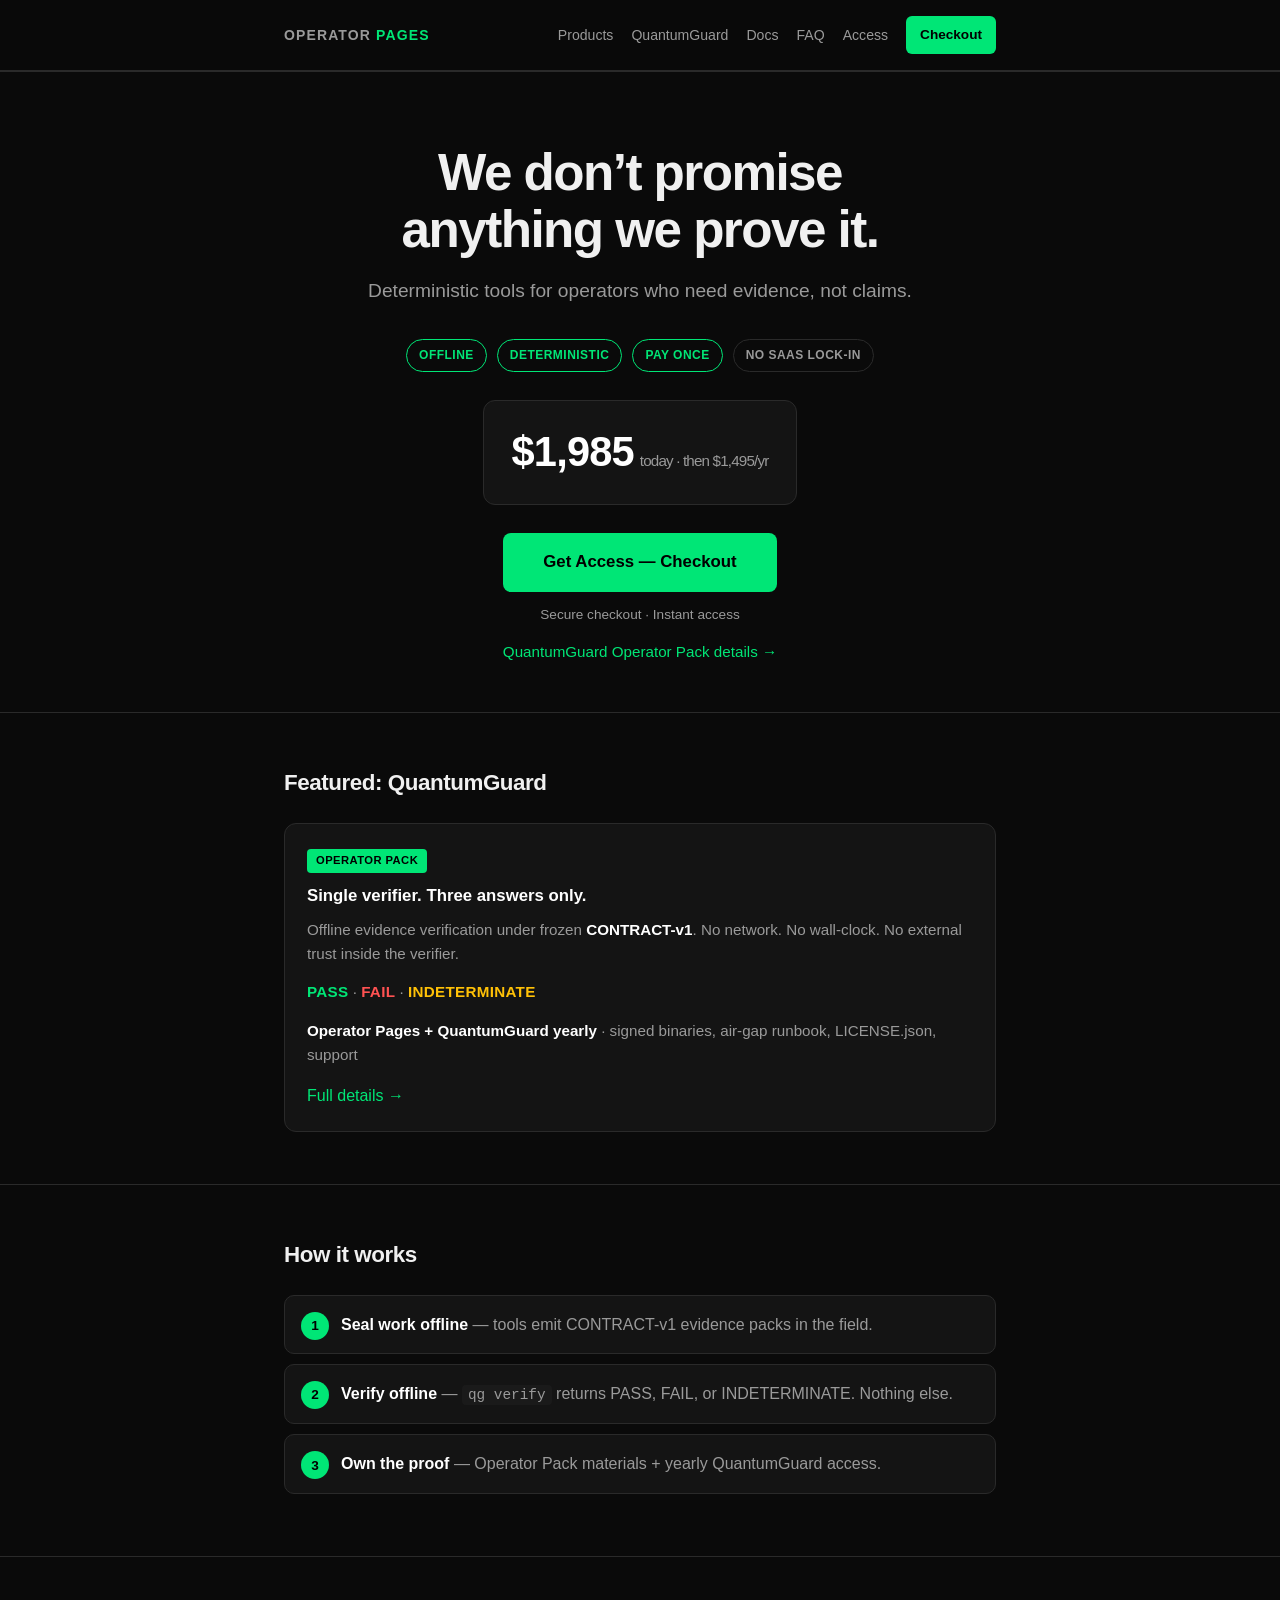
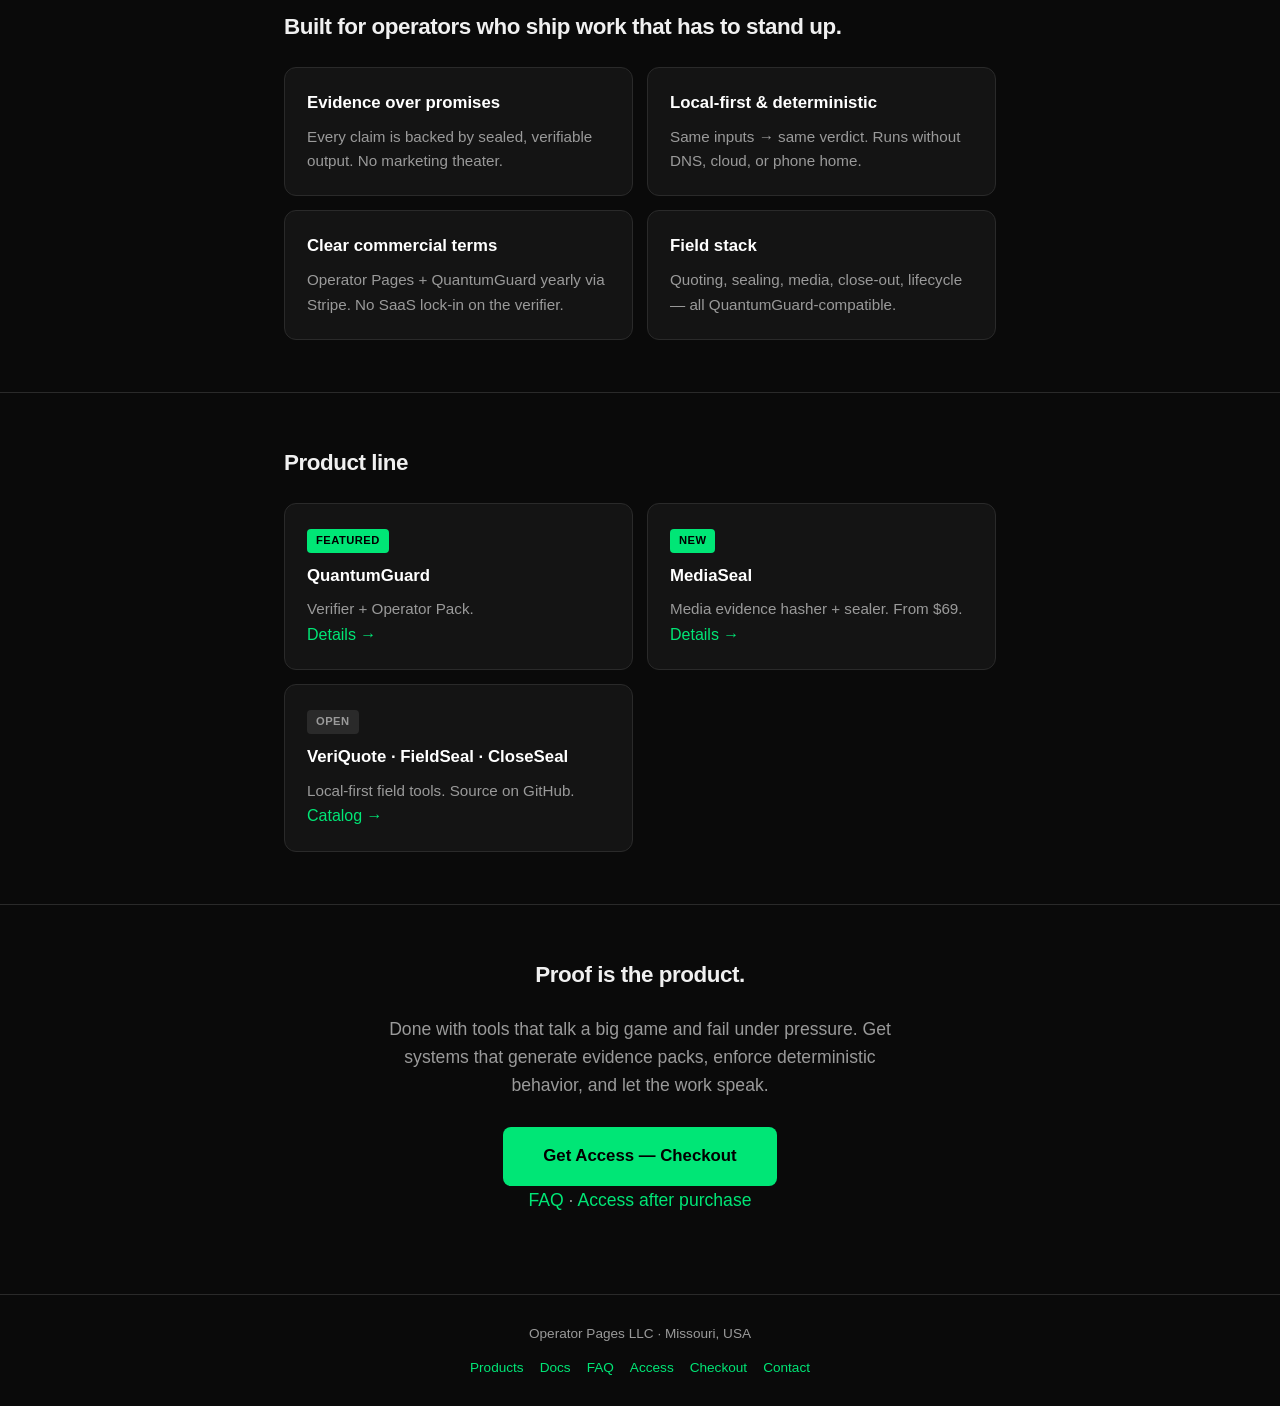
<file: index.html>
<!DOCTYPE html>
<html lang="en">
<head>
  <meta charset="UTF-8" />
  <meta name="viewport" content="width=device-width, initial-scale=1.0" />
  <title>Operator Pages — We don't promise anything we prove it.</title>
  <meta name="description" content="Deterministic tools for field operators. QuantumGuard evidence verification. Offline. PASS / FAIL / INDETERMINATE. Pay once." />
  <link rel="canonical" href="https://operatorpages.com/" />
  <meta property="og:title" content="Operator Pages — Evidence over claims" />
  <meta property="og:description" content="QuantumGuard + Operator Pack. Offline verification." />
  <meta property="og:type" content="website" />
  <meta property="og:url" content="https://operatorpages.com/" />
  <meta name="twitter:card" content="summary" />
  <meta name="twitter:title" content="Operator Pages — Evidence over claims" />
  <meta name="twitter:description" content="QuantumGuard + Operator Pack. Offline." />
  <link rel="stylesheet" href="css/site.css" />
</head>
<body>
  <header>
    <div class="container nav">
      <a href="./" class="logo">Operator <span>Pages</span></a>
      <nav class="nav-links">
        <a href="products/">Products</a>
        <a href="products/quantumguard.html">QuantumGuard</a>
        <a href="docs/">Docs</a>
        <a href="faq.html">FAQ</a>
        <a href="access.html">Access</a>
        <a class="nav-cta" href="https://buy.stripe.com/dRmaEYb5w2NT2cP2G50ZW03" target="_blank" rel="noopener">Checkout</a>
      </nav>
    </div>
  </header>

  <main>
    <section class="hero">
      <div class="container">
        <h1>We don’t promise<br>anything we prove it.</h1>
        <p class="tagline">Deterministic tools for operators who need evidence, not claims.</p>
        <div class="pill-row">
          <span class="pill on">Offline</span>
          <span class="pill on">Deterministic</span>
          <span class="pill on">Pay once</span>
          <span class="pill">No SaaS lock-in</span>
        </div>
        <div class="price-block">
          <div class="price">$1,985<span>today · then $1,495/yr</span></div>
        </div>
        <div>
          <a href="https://buy.stripe.com/dRmaEYb5w2NT2cP2G50ZW03" class="cta" target="_blank" rel="noopener">Get Access — Checkout</a>
          <p class="cta-sub">Secure checkout · Instant access</p>
          <a href="products/quantumguard.html" class="cta-secondary">QuantumGuard Operator Pack details →</a>
        </div>
      </div>
    </section>

    <section>
      <div class="container">
        <h2>Featured: QuantumGuard</h2>
        <div class="card">
          <span class="badge">Operator Pack</span>
          <h3>Single verifier. Three answers only.</h3>
          <p style="margin-bottom:14px">
            Offline evidence verification under frozen <strong style="color:var(--white)">CONTRACT-v1</strong>.
            No network. No wall-clock. No external trust inside the verifier.
          </p>
          <p style="margin-bottom:14px">
            <span class="verdict v-pass">PASS</span> ·
            <span class="verdict v-fail">FAIL</span> ·
            <span class="verdict v-ind">INDETERMINATE</span>
          </p>
          <p style="margin-bottom:16px"><strong style="color:var(--white)">Operator Pages + QuantumGuard yearly</strong> · signed binaries, air-gap runbook, LICENSE.json, support</p>
          <a class="ext" href="products/quantumguard.html">Full details →</a>
        </div>
      </div>
    </section>

    <section>
      <div class="container">
        <h2>How it works</h2>
        <ol class="steps">
          <li><strong style="color:var(--white)">Seal work offline</strong> — tools emit CONTRACT-v1 evidence packs in the field.</li>
          <li><strong style="color:var(--white)">Verify offline</strong> — <code>qg verify</code> returns PASS, FAIL, or INDETERMINATE. Nothing else.</li>
          <li><strong style="color:var(--white)">Own the proof</strong> — Operator Pack materials + yearly QuantumGuard access.</li>
        </ol>
      </div>
    </section>

    <section>
      <div class="container">
        <h2>Built for operators who ship work that has to stand up.</h2>
        <div class="features grid-2">
          <div class="feature">
            <h3>Evidence over promises</h3>
            <p>Every claim is backed by sealed, verifiable output. No marketing theater.</p>
          </div>
          <div class="feature">
            <h3>Local-first & deterministic</h3>
            <p>Same inputs → same verdict. Runs without DNS, cloud, or phone home.</p>
          </div>
          <div class="feature">
            <h3>Clear commercial terms</h3>
            <p>Operator Pages + QuantumGuard yearly via Stripe. No SaaS lock-in on the verifier.</p>
          </div>
          <div class="feature">
            <h3>Field stack</h3>
            <p>Quoting, sealing, media, close-out, lifecycle — all QuantumGuard-compatible.</p>
          </div>
        </div>
      </div>
    </section>

    <section>
      <div class="container">
        <h2>Product line</h2>
        <div class="grid-2">
          <div class="card">
            <span class="badge">Featured</span>
            <h3>QuantumGuard</h3>
            <p>Verifier + Operator Pack.</p>
            <a class="ext" href="products/quantumguard.html">Details →</a>
          </div>
          <div class="card">
            <span class="badge">New</span>
            <h3>MediaSeal</h3>
            <p>Media evidence hasher + sealer. From $69.</p>
            <a class="ext" href="products/mediaseal.html">Details →</a>
          </div>
          <div class="card">
            <span class="badge muted">Open</span>
            <h3>VeriQuote · FieldSeal · CloseSeal</h3>
            <p>Local-first field tools. Source on GitHub.</p>
            <a class="ext" href="products/">Catalog →</a>
          </div>
        </div>
      </div>
    </section>

    <section class="proof">
      <div class="container">
        <h2>Proof is the product.</h2>
        <p>
          Done with tools that talk a big game and fail under pressure.
          Get systems that generate evidence packs, enforce deterministic behavior, and let the work speak.
        </p>
        <a href="https://buy.stripe.com/dRmaEYb5w2NT2cP2G50ZW03" class="cta" target="_blank" rel="noopener">Get Access — Checkout</a>
        <p class="cta-sub"><a class="ext" href="faq.html">FAQ</a> · <a class="ext" href="access.html">Access after purchase</a></p>
      </div>
    </section>
  </main>

  <footer>
    <div class="container">
      <p>Operator Pages LLC · Missouri, USA</p>
      <div class="links">
        <a href="products/">Products</a>
        <a href="docs/">Docs</a>
        <a href="faq.html">FAQ</a>
        <a href="access.html">Access</a>
        <a href="https://buy.stripe.com/dRmaEYb5w2NT2cP2G50ZW03" target="_blank" rel="noopener">Checkout</a>
        <a href="mailto:danpennic@gmail.com">Contact</a>
      </div>
    </div>
  </footer>
</body>
</html>
</file>
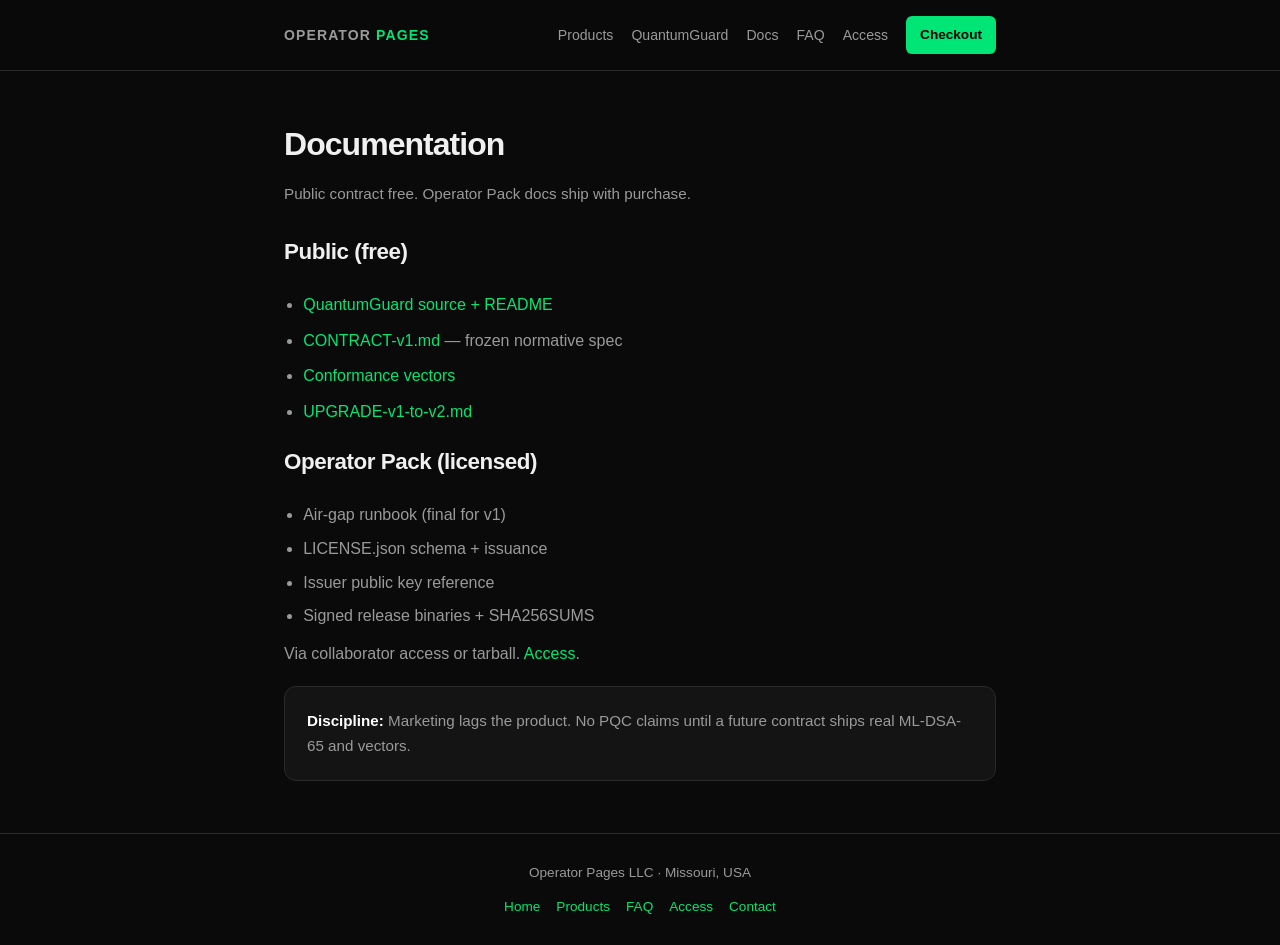
<file: docs/index.html>
<!DOCTYPE html>
<html lang="en">
<head>
  <meta charset="UTF-8" />
  <meta name="viewport" content="width=device-width, initial-scale=1.0" />
  <title>Docs — Operator Pages</title>
  <meta name="description" content="QuantumGuard CONTRACT-v1 links and Operator Pack documentation." />
  <link rel="stylesheet" href="../css/site.css" />
</head>
<body>
  <header>
    <div class="container nav">
      <a href="../" class="logo">Operator <span>Pages</span></a>
      <nav class="nav-links">
        <a href="../products/">Products</a>
        <a href="../products/quantumguard.html">QuantumGuard</a>
        <a href="./">Docs</a>
        <a href="../faq.html">FAQ</a>
        <a href="../access.html">Access</a>
        <a class="nav-cta" href="https://buy.stripe.com/dRmaEYb5w2NT2cP2G50ZW03" target="_blank" rel="noopener">Checkout</a>
      </nav>
    </div>
  </header>
  <main>
    <section style="border-top:none;padding-top:48px">
      <div class="container">
        <h1 style="font-size:2rem;font-weight:800;letter-spacing:-0.03em;margin-bottom:12px">Documentation</h1>
        <p class="lead" style="margin-bottom:28px">Public contract free. Operator Pack docs ship with purchase.</p>
        <h2>Public (free)</h2>
        <ul style="margin:0 0 20px 1.2em;color:var(--muted)">
          <li style="margin-bottom:10px"><a class="ext" href="https://github.com/danpennic-sys/quantumguard" target="_blank" rel="noopener">QuantumGuard source + README</a></li>
          <li style="margin-bottom:10px"><a class="ext" href="https://github.com/danpennic-sys/quantumguard/blob/main/CONTRACT-v1.md" target="_blank" rel="noopener">CONTRACT-v1.md</a> — frozen normative spec</li>
          <li style="margin-bottom:10px"><a class="ext" href="https://github.com/danpennic-sys/quantumguard/tree/main/vectors" target="_blank" rel="noopener">Conformance vectors</a></li>
          <li style="margin-bottom:10px"><a class="ext" href="https://github.com/danpennic-sys/quantumguard/blob/main/UPGRADE-v1-to-v2.md" target="_blank" rel="noopener">UPGRADE-v1-to-v2.md</a></li>
        </ul>
        <h2>Operator Pack (licensed)</h2>
        <ul style="margin:0 0 12px 1.2em;color:var(--muted)">
          <li style="margin-bottom:8px">Air-gap runbook (final for v1)</li>
          <li style="margin-bottom:8px">LICENSE.json schema + issuance</li>
          <li style="margin-bottom:8px">Issuer public key reference</li>
          <li style="margin-bottom:8px">Signed release binaries + SHA256SUMS</li>
        </ul>
        <p style="color:var(--muted);margin-bottom:20px">Via collaborator access or tarball. <a class="ext" href="../access.html">Access</a>.</p>
        <div class="box">
          <strong style="color:var(--white)">Discipline:</strong> Marketing lags the product. No PQC claims until a future contract ships real ML-DSA-65 and vectors.
        </div>
      </div>
    </section>
  </main>
  <footer>
    <div class="container">
      <p>Operator Pages LLC · Missouri, USA</p>
      <div class="links">
        <a href="../">Home</a>
        <a href="../products/">Products</a>
        <a href="../faq.html">FAQ</a>
        <a href="../access.html">Access</a>
        <a href="mailto:danpennic@gmail.com">Contact</a>
      </div>
    </div>
  </footer>
</body>
</html>
</file>
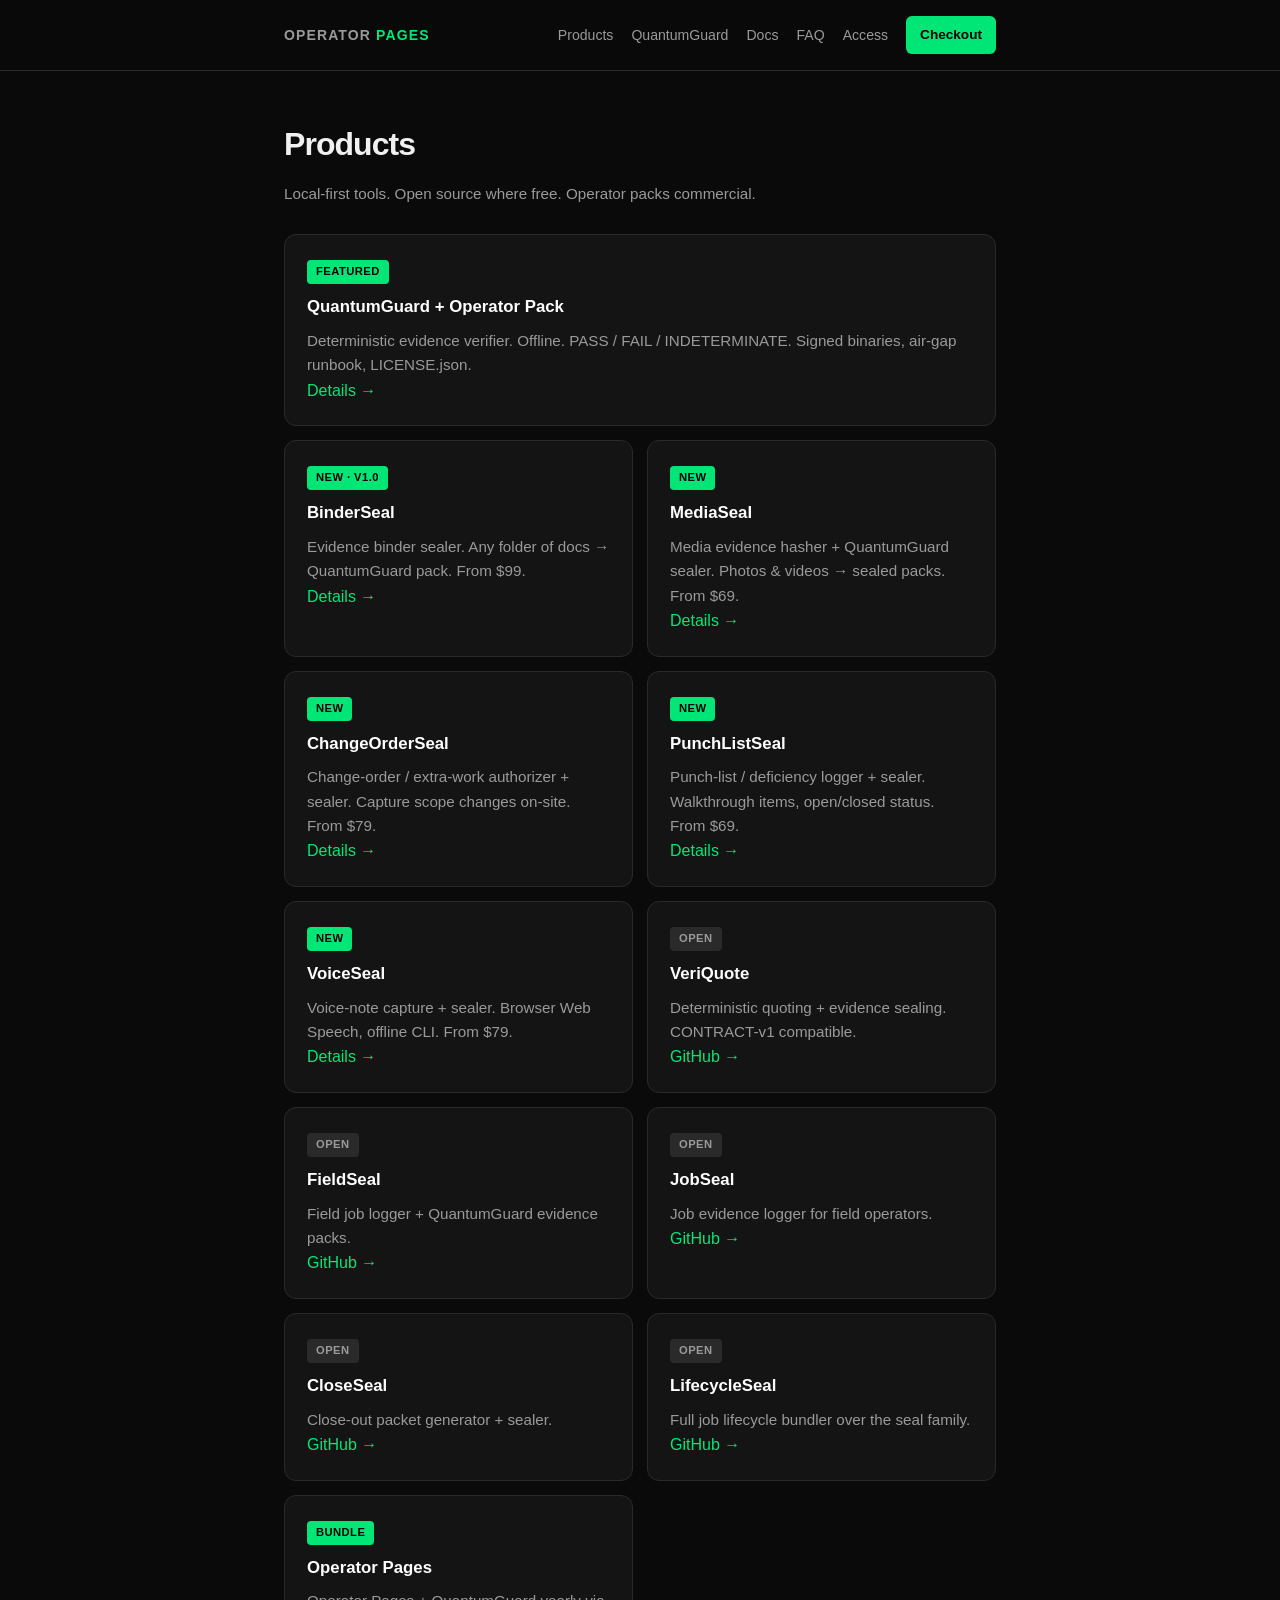
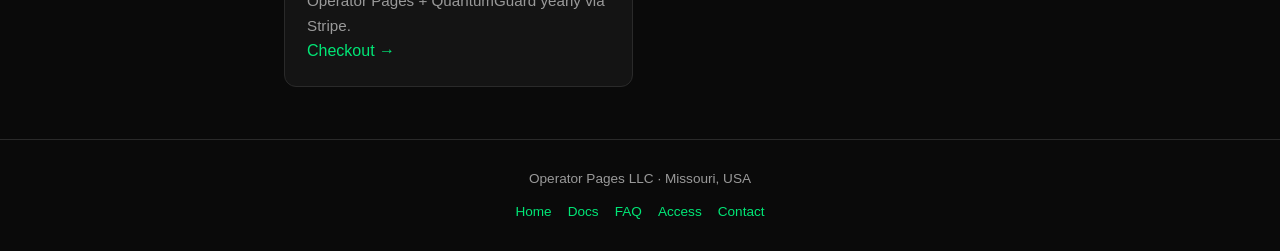
<file: products/index.html>
<!DOCTYPE html>
<html lang="en">
<head>
  <meta charset="UTF-8" />
  <meta name="viewport" content="width=device-width, initial-scale=1.0" />
  <title>Products — Operator Pages</title>
  <meta name="description" content="Operator Pages catalog: QuantumGuard, BinderSeal, MediaSeal, ChangeOrderSeal, PunchListSeal, VoiceSeal, VeriQuote, FieldSeal, JobSeal, CloseSeal, LifecycleSeal." />
  <link rel="stylesheet" href="../css/site.css" />
</head>
<body>
  <header>
    <div class="container nav">
      <a href="../" class="logo">Operator <span>Pages</span></a>
      <nav class="nav-links">
        <a href="./">Products</a>
        <a href="quantumguard.html">QuantumGuard</a>
        <a href="../docs/">Docs</a>
        <a href="../faq.html">FAQ</a>
        <a href="../access.html">Access</a>
        <a class="nav-cta" href="https://buy.stripe.com/dRmaEYb5w2NT2cP2G50ZW03" target="_blank" rel="noopener">Checkout</a>
      </nav>
    </div>
  </header>
  <main>
    <section style="border-top:none;padding-top:48px">
      <div class="container">
        <h1 style="font-size:2rem;font-weight:800;letter-spacing:-0.03em;margin-bottom:12px">Products</h1>
        <p class="lead" style="margin-bottom:28px">Local-first tools. Open source where free. Operator packs commercial.</p>

        <div class="card" style="margin-bottom:14px">
          <span class="badge">Featured</span>
          <h3>QuantumGuard + Operator Pack</h3>
          <p>Deterministic evidence verifier. Offline. PASS / FAIL / INDETERMINATE. Signed binaries, air-gap runbook, LICENSE.json.</p>
          <a class="ext" href="quantumguard.html">Details →</a>
        </div>
        <div class="grid-2">
          <div class="card">
            <span class="badge">New · v1.0</span>
            <h3>BinderSeal</h3>
            <p>Evidence binder sealer. Any folder of docs → QuantumGuard pack. From $99.</p>
            <a class="ext" href="binderseal.html">Details →</a>
          </div>
          <div class="card">
            <span class="badge">New</span>
            <h3>MediaSeal</h3>
            <p>Media evidence hasher + QuantumGuard sealer. Photos &amp; videos → sealed packs. From $69.</p>
            <a class="ext" href="mediaseal.html">Details →</a>
          </div>
          <div class="card">
            <span class="badge">New</span>
            <h3>ChangeOrderSeal</h3>
            <p>Change-order / extra-work authorizer + sealer. Capture scope changes on-site. From $79.</p>
            <a class="ext" href="changeorderseal.html">Details →</a>
          </div>
          <div class="card">
            <span class="badge">New</span>
            <h3>PunchListSeal</h3>
            <p>Punch-list / deficiency logger + sealer. Walkthrough items, open/closed status. From $69.</p>
            <a class="ext" href="punchlistseal.html">Details →</a>
          </div>
          <div class="card">
            <span class="badge">New</span>
            <h3>VoiceSeal</h3>
            <p>Voice-note capture + sealer. Browser Web Speech, offline CLI. From $79.</p>
            <a class="ext" href="voiceseal.html">Details →</a>
          </div>
          <div class="card">
            <span class="badge muted">Open</span>
            <h3>VeriQuote</h3>
            <p>Deterministic quoting + evidence sealing. CONTRACT-v1 compatible.</p>
            <a class="ext" href="https://github.com/danpennic-sys/veriquote" target="_blank" rel="noopener">GitHub →</a>
          </div>
          <div class="card">
            <span class="badge muted">Open</span>
            <h3>FieldSeal</h3>
            <p>Field job logger + QuantumGuard evidence packs.</p>
            <a class="ext" href="https://github.com/danpennic-sys/fieldseal" target="_blank" rel="noopener">GitHub →</a>
          </div>
          <div class="card">
            <span class="badge muted">Open</span>
            <h3>JobSeal</h3>
            <p>Job evidence logger for field operators.</p>
            <a class="ext" href="https://github.com/danpennic-sys/jobseal" target="_blank" rel="noopener">GitHub →</a>
          </div>
          <div class="card">
            <span class="badge muted">Open</span>
            <h3>CloseSeal</h3>
            <p>Close-out packet generator + sealer.</p>
            <a class="ext" href="https://github.com/danpennic-sys/closeseal" target="_blank" rel="noopener">GitHub →</a>
          </div>
          <div class="card">
            <span class="badge muted">Open</span>
            <h3>LifecycleSeal</h3>
            <p>Full job lifecycle bundler over the seal family.</p>
            <a class="ext" href="https://github.com/danpennic-sys/lifecycleseal" target="_blank" rel="noopener">GitHub →</a>
          </div>
          <div class="card">
            <span class="badge">Bundle</span>
            <h3>Operator Pages</h3>
            <p>Operator Pages + QuantumGuard yearly via Stripe.</p>
            <a class="ext" href="https://buy.stripe.com/dRmaEYb5w2NT2cP2G50ZW03" target="_blank" rel="noopener">Checkout →</a>
          </div>
        </div>
      </div>
    </section>
  </main>
  <footer>
    <div class="container">
      <p>Operator Pages LLC · Missouri, USA</p>
      <div class="links">
        <a href="../">Home</a>
        <a href="../docs/">Docs</a>
        <a href="../faq.html">FAQ</a>
        <a href="../access.html">Access</a>
        <a href="mailto:danpennic@gmail.com">Contact</a>
      </div>
    </div>
  </footer>
</body>
</html>
</file>
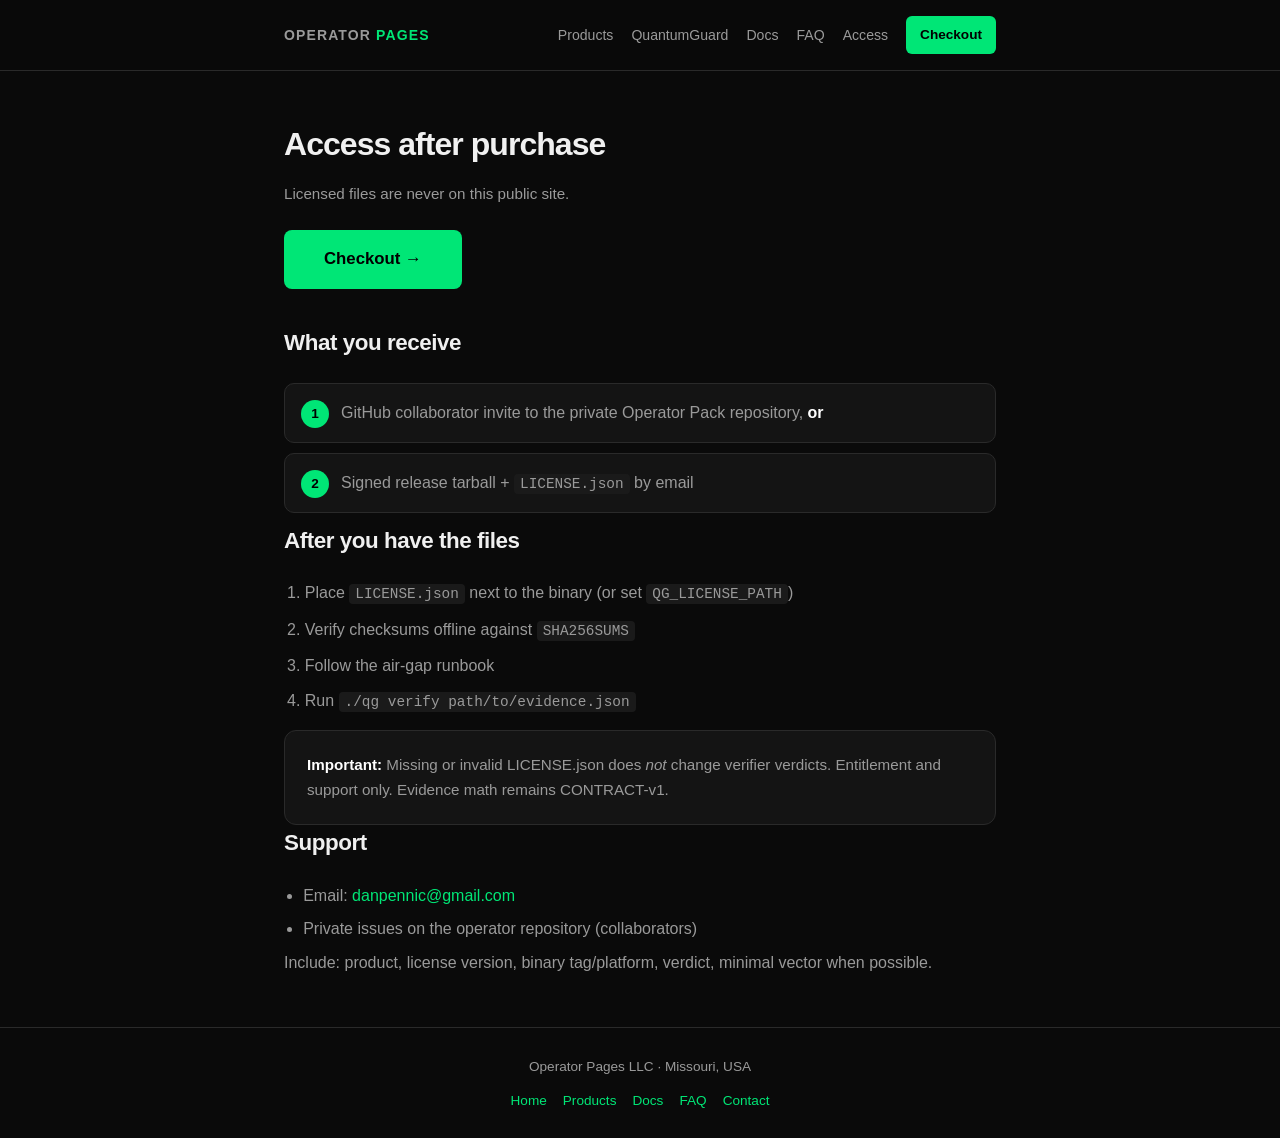
<file: access.html>
<!DOCTYPE html>
<html lang="en">
<head>
  <meta charset="UTF-8" />
  <meta name="viewport" content="width=device-width, initial-scale=1.0" />
  <title>Access — Operator Pages</title>
  <meta name="description" content="Post-purchase access: GitHub collaborator or signed tarball + LICENSE.json." />
  <link rel="stylesheet" href="css/site.css" />
</head>
<body>
  <header>
    <div class="container nav">
      <a href="./" class="logo">Operator <span>Pages</span></a>
      <nav class="nav-links">
        <a href="products/">Products</a>
        <a href="products/quantumguard.html">QuantumGuard</a>
        <a href="docs/">Docs</a>
        <a href="faq.html">FAQ</a>
        <a href="access.html">Access</a>
        <a class="nav-cta" href="https://buy.stripe.com/dRmaEYb5w2NT2cP2G50ZW03" target="_blank" rel="noopener">Checkout</a>
      </nav>
    </div>
  </header>
  <main>
    <section style="border-top:none;padding-top:48px">
      <div class="container">
        <h1 style="font-size:2rem;font-weight:800;letter-spacing:-0.03em;margin-bottom:12px">Access after purchase</h1>
        <p class="lead" style="margin-bottom:24px">Licensed files are never on this public site.</p>
        <a href="https://buy.stripe.com/dRmaEYb5w2NT2cP2G50ZW03" class="cta" target="_blank" rel="noopener">Checkout →</a>

        <h2 style="margin-top:36px">What you receive</h2>
        <ol class="steps">
          <li>GitHub collaborator invite to the private Operator Pack repository, <strong style="color:var(--white)">or</strong></li>
          <li>Signed release tarball + <code>LICENSE.json</code> by email</li>
        </ol>

        <h2>After you have the files</h2>
        <ol style="margin:0 0 16px 1.3em;color:var(--muted)">
          <li style="margin-bottom:10px">Place <code>LICENSE.json</code> next to the binary (or set <code>QG_LICENSE_PATH</code>)</li>
          <li style="margin-bottom:10px">Verify checksums offline against <code>SHA256SUMS</code></li>
          <li style="margin-bottom:10px">Follow the air-gap runbook</li>
          <li style="margin-bottom:10px">Run <code>./qg verify path/to/evidence.json</code></li>
        </ol>

        <div class="box">
          <strong style="color:var(--white)">Important:</strong> Missing or invalid LICENSE.json does <em>not</em> change verifier verdicts. Entitlement and support only. Evidence math remains CONTRACT-v1.
        </div>

        <h2>Support</h2>
        <ul style="margin:0 0 8px 1.2em;color:var(--muted)">
          <li style="margin-bottom:8px">Email: <a class="ext" href="mailto:danpennic@gmail.com">danpennic@gmail.com</a></li>
          <li style="margin-bottom:8px">Private issues on the operator repository (collaborators)</li>
        </ul>
        <p style="color:var(--muted)">Include: product, license version, binary tag/platform, verdict, minimal vector when possible.</p>
      </div>
    </section>
  </main>
  <footer>
    <div class="container">
      <p>Operator Pages LLC · Missouri, USA</p>
      <div class="links">
        <a href="./">Home</a>
        <a href="products/">Products</a>
        <a href="docs/">Docs</a>
        <a href="faq.html">FAQ</a>
        <a href="mailto:danpennic@gmail.com">Contact</a>
      </div>
    </div>
  </footer>
</body>
</html>
</file>
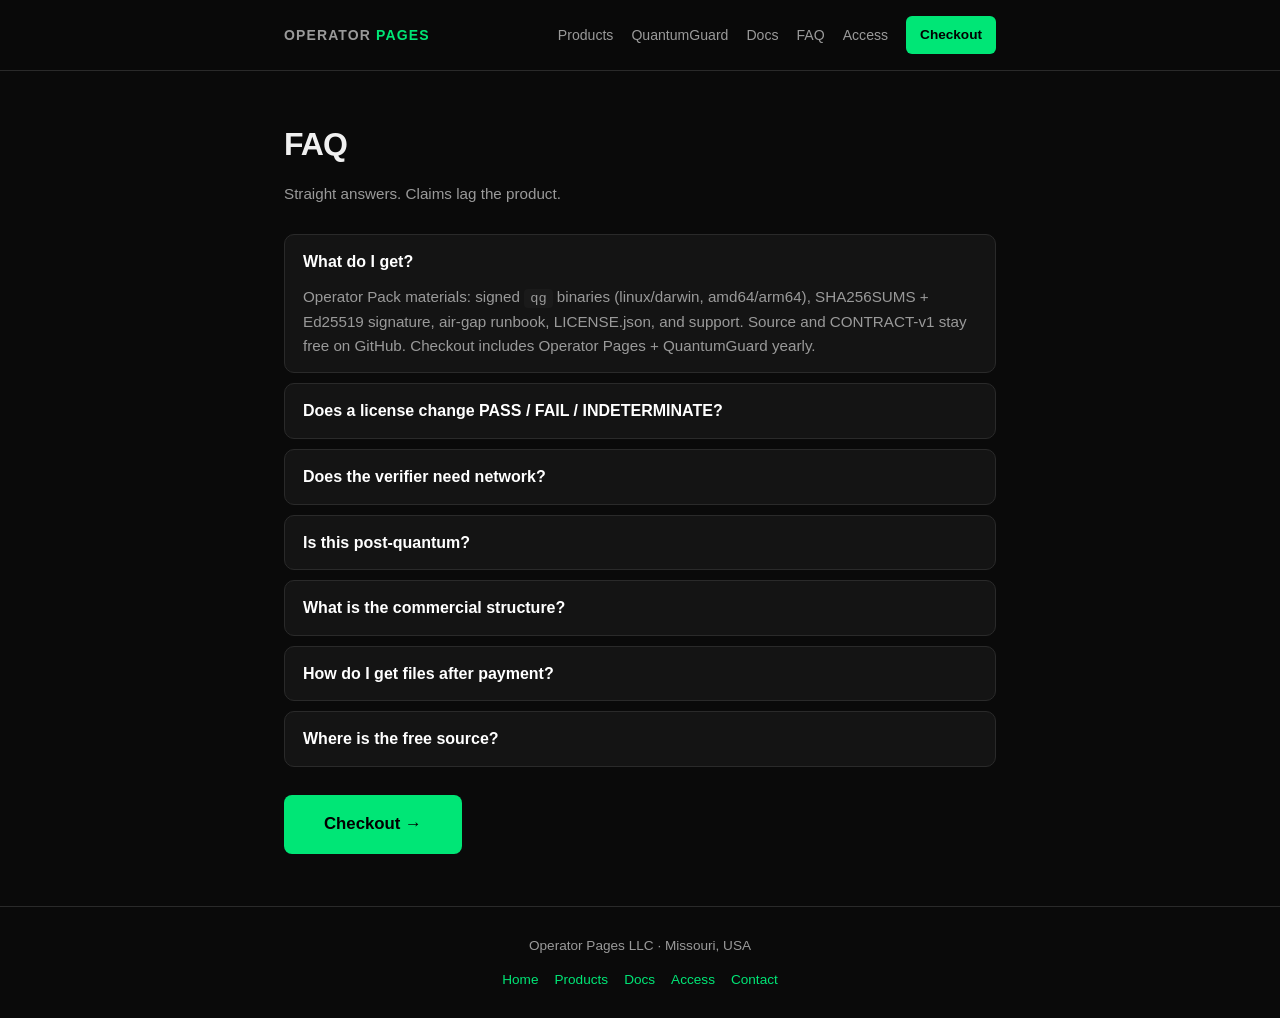
<file: faq.html>
<!DOCTYPE html>
<html lang="en">
<head>
  <meta charset="UTF-8" />
  <meta name="viewport" content="width=device-width, initial-scale=1.0" />
  <title>FAQ — Operator Pages</title>
  <meta name="description" content="FAQ: QuantumGuard Operator Pack, licensing, offline verification, what stays free." />
  <link rel="stylesheet" href="css/site.css" />
</head>
<body>
  <header>
    <div class="container nav">
      <a href="./" class="logo">Operator <span>Pages</span></a>
      <nav class="nav-links">
        <a href="products/">Products</a>
        <a href="products/quantumguard.html">QuantumGuard</a>
        <a href="docs/">Docs</a>
        <a href="faq.html">FAQ</a>
        <a href="access.html">Access</a>
        <a class="nav-cta" href="https://buy.stripe.com/dRmaEYb5w2NT2cP2G50ZW03" target="_blank" rel="noopener">Checkout</a>
      </nav>
    </div>
  </header>
  <main>
    <section style="border-top:none;padding-top:48px">
      <div class="container">
        <h1 style="font-size:2rem;font-weight:800;letter-spacing:-0.03em;margin-bottom:12px">FAQ</h1>
        <p class="lead" style="margin-bottom:28px">Straight answers. Claims lag the product.</p>
        <div class="faq">
          <details open>
            <summary>What do I get?</summary>
            <p>Operator Pack materials: signed <code>qg</code> binaries (linux/darwin, amd64/arm64), SHA256SUMS + Ed25519 signature, air-gap runbook, LICENSE.json, and support. Source and CONTRACT-v1 stay free on GitHub. Checkout includes Operator Pages + QuantumGuard yearly.</p>
          </details>
          <details>
            <summary>Does a license change PASS / FAIL / INDETERMINATE?</summary>
            <p>No. LICENSE.json gates entitlement and support only. The verifier math is CONTRACT-v1 either way.</p>
          </details>
          <details>
            <summary>Does the verifier need network?</summary>
            <p>No. v1 non-goals include network, DNS, key registries, and wall-clock inside the verifier.</p>
          </details>
          <details>
            <summary>Is this post-quantum?</summary>
            <p>No. v1 is Ed25519 only. PQC is reserved for a future contract with real vectors — not claimed today.</p>
          </details>
          <details>
            <summary>What is the commercial structure?</summary>
            <p>Stripe checkout for Operator Pages + QuantumGuard yearly. See the live checkout for current totals and renewal terms.</p>
          </details>
          <details>
            <summary>How do I get files after payment?</summary>
            <p>GitHub collaborator invite to the private operator repo, or a signed tarball + LICENSE.json by email. See <a class="ext" href="access.html">Access</a>.</p>
          </details>
          <details>
            <summary>Where is the free source?</summary>
            <p><a class="ext" href="https://github.com/danpennic-sys/quantumguard" target="_blank" rel="noopener">github.com/danpennic-sys/quantumguard</a> — CONTRACT-v1, vectors, CLI source.</p>
          </details>
        </div>
        <p style="margin-top:28px">
          <a href="https://buy.stripe.com/dRmaEYb5w2NT2cP2G50ZW03" class="cta" target="_blank" rel="noopener">Checkout →</a>
        </p>
      </div>
    </section>
  </main>
  <footer>
    <div class="container">
      <p>Operator Pages LLC · Missouri, USA</p>
      <div class="links">
        <a href="./">Home</a>
        <a href="products/">Products</a>
        <a href="docs/">Docs</a>
        <a href="access.html">Access</a>
        <a href="mailto:danpennic@gmail.com">Contact</a>
      </div>
    </div>
  </footer>
</body>
</html>
</file>
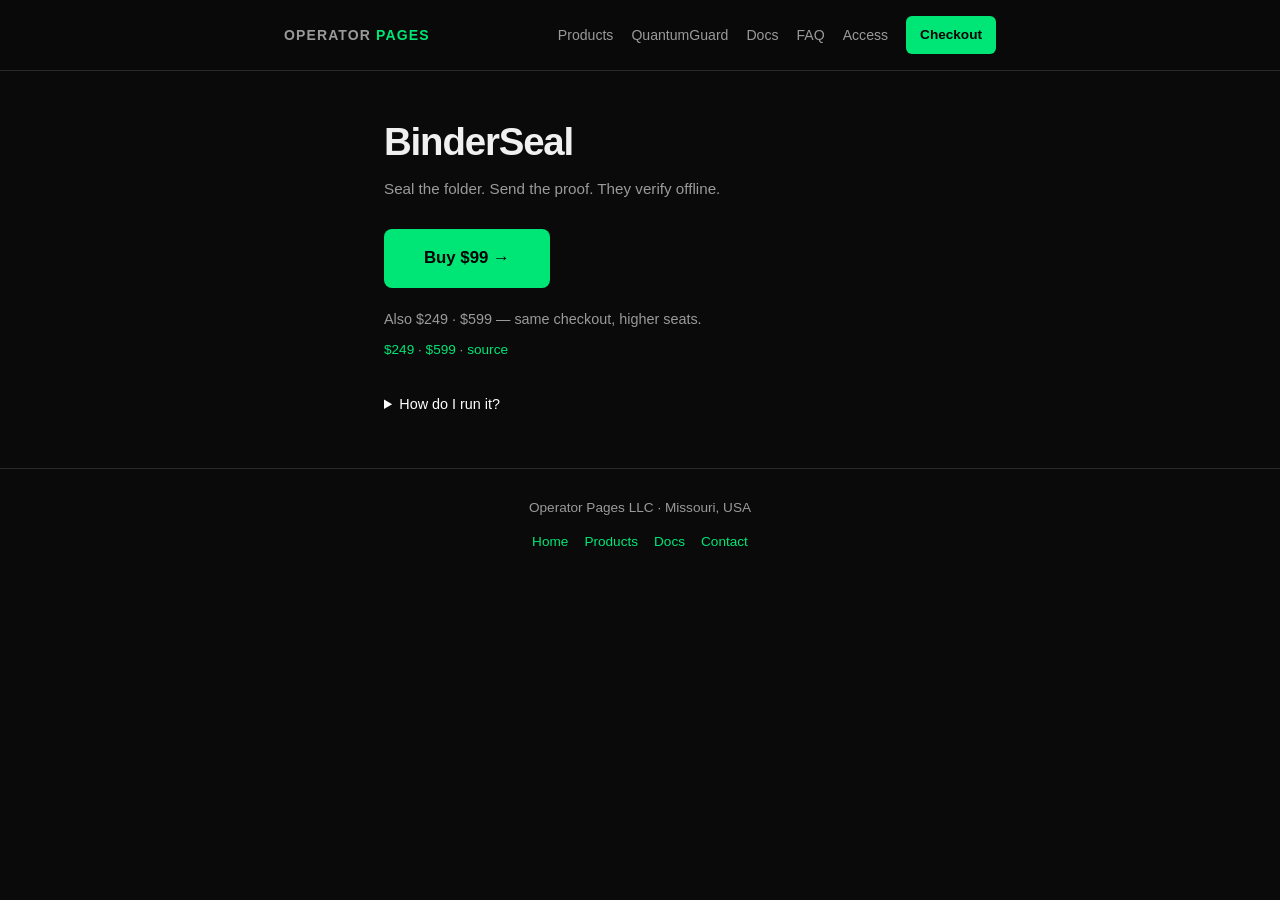
<file: products/binderseal.html>
<!DOCTYPE html>
<html lang="en">
<head>
  <meta charset="UTF-8" />
  <meta name="viewport" content="width=device-width, initial-scale=1.0" />
  <title>BinderSeal — Operator Pages</title>
  <meta name="description" content="Seal a folder of job docs. Client verifies offline. Pay once." />
  <link rel="stylesheet" href="../css/site.css" />
</head>
<body>
  <header>
    <div class="container nav">
      <a href="../" class="logo">Operator <span>Pages</span></a>
      <nav class="nav-links">
        <a href="./">Products</a>
        <a href="quantumguard.html">QuantumGuard</a>
        <a href="../docs/">Docs</a>
        <a href="../faq.html">FAQ</a>
        <a href="../access.html">Access</a>
        <a class="nav-cta" href="https://buy.stripe.com/dRmaEYb5w2NT2cP2G50ZW03" target="_blank" rel="noopener">Checkout</a>
      </nav>
    </div>
  </header>
  <main>
    <section style="border-top:none;padding-top:48px">
      <div class="container" style="max-width:560px">
        <h1 style="font-size:clamp(1.8rem,4vw,2.4rem);font-weight:800;letter-spacing:-0.03em;margin-bottom:12px;line-height:1.2">BinderSeal</h1>
        <p class="lead" style="margin-bottom:28px">Seal the folder. Send the proof. They verify offline.</p>

        <a href="https://buy.stripe.com/test_9B68wO3KH58Y0OY0qcew800" class="cta" target="_blank" rel="noopener">Buy $99 →</a>
        <p style="color:var(--muted);margin:20px 0 8px;font-size:0.9rem">Also $249 · $599 — same checkout, higher seats.</p>
        <p style="color:var(--muted);font-size:0.85rem;margin-bottom:32px">
          <a class="ext" href="https://buy.stripe.com/test_fZu6oGbd9bxm8hqb4Qew801" target="_blank" rel="noopener">$249</a>
          ·
          <a class="ext" href="https://buy.stripe.com/test_bJeaEWa95cBqbtCdcYew802" target="_blank" rel="noopener">$599</a>
          ·
          <a class="ext" href="https://github.com/danpennic-sys/binderseal" target="_blank" rel="noopener">source</a>
        </p>

        <details style="color:var(--muted);font-size:0.9rem">
          <summary style="cursor:pointer;color:var(--white)">How do I run it?</summary>
          <pre style="background:var(--card);padding:14px;border-radius:8px;overflow:auto;margin-top:12px;font-size:0.85rem">pip install cryptography && pip install .
binderseal --dir ./docs --binder-id JOB-42 --out sealed.json
qg verify sealed.json</pre>
        </details>
      </div>
    </section>
  </main>
  <footer>
    <div class="container">
      <p>Operator Pages LLC · Missouri, USA</p>
      <div class="links">
        <a href="../">Home</a>
        <a href="./">Products</a>
        <a href="../docs/">Docs</a>
        <a href="mailto:danpennic@gmail.com">Contact</a>
      </div>
    </div>
  </footer>
</body>
</html>
</file>
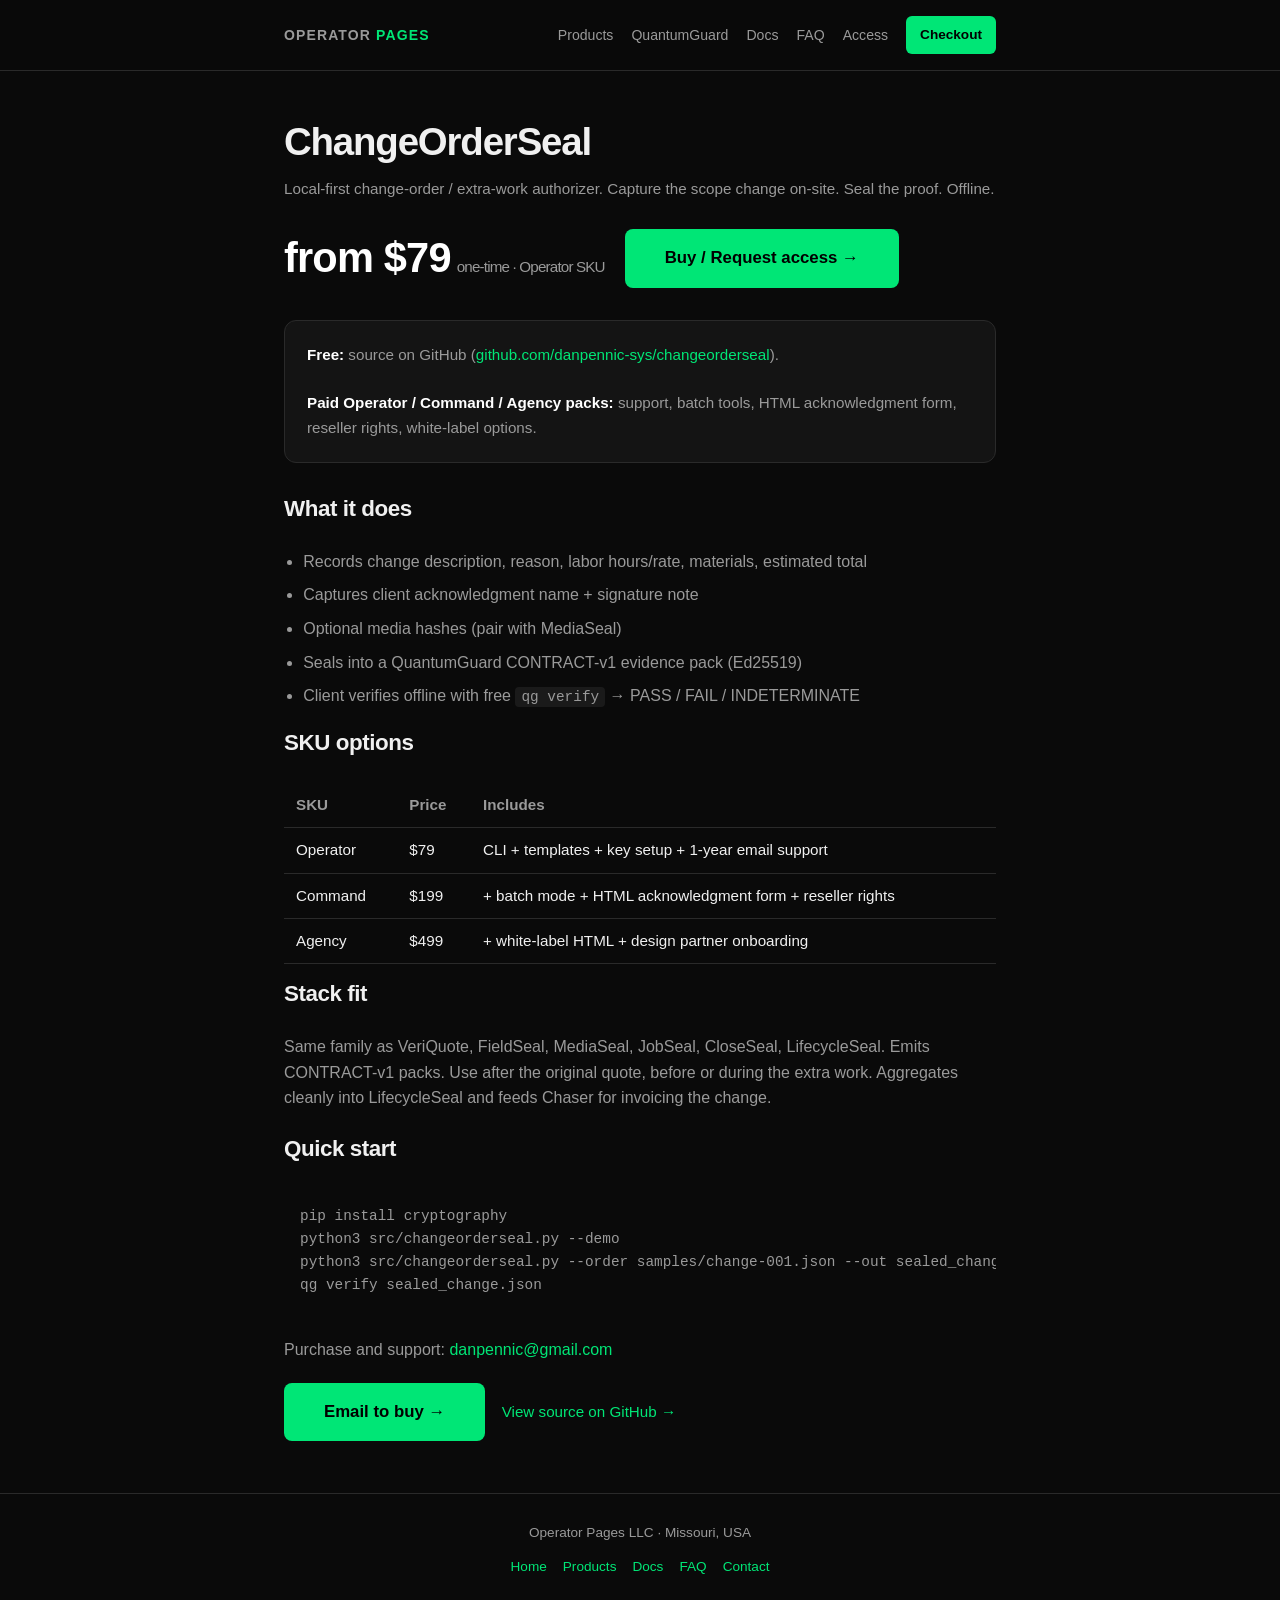
<file: products/changeorderseal.html>
<!DOCTYPE html>
<html lang="en">
<head>
  <meta charset="UTF-8" />
  <meta name="viewport" content="width=device-width, initial-scale=1.0" />
  <title>ChangeOrderSeal — Operator Pages</title>
  <meta name="description" content="ChangeOrderSeal: local-first change-order / extra-work authorizer and QuantumGuard sealer for field operators. Offline. Deterministic. Pay once." />
  <link rel="stylesheet" href="../css/site.css" />
</head>
<body>
  <header>
    <div class="container nav">
      <a href="../" class="logo">Operator <span>Pages</span></a>
      <nav class="nav-links">
        <a href="./">Products</a>
        <a href="quantumguard.html">QuantumGuard</a>
        <a href="../docs/">Docs</a>
        <a href="../faq.html">FAQ</a>
        <a href="../access.html">Access</a>
        <a class="nav-cta" href="https://buy.stripe.com/dRmaEYb5w2NT2cP2G50ZW03" target="_blank" rel="noopener">Checkout</a>
      </nav>
    </div>
  </header>
  <main>
    <section style="border-top:none;padding-top:48px">
      <div class="container">
        <h1 style="font-size:clamp(1.8rem,4vw,2.4rem);font-weight:800;letter-spacing:-0.03em;margin-bottom:12px;line-height:1.2">ChangeOrderSeal</h1>
        <p class="lead" style="margin-bottom:24px">Local-first change-order / extra-work authorizer. Capture the scope change on-site. Seal the proof. Offline.</p>

        <div style="display:flex;align-items:center;gap:20px;flex-wrap:wrap;margin-bottom:28px">
          <div class="price">from $79<span style="font-size:0.95rem;font-weight:500;color:var(--muted);margin-left:6px">one-time · Operator SKU</span></div>
          <a href="mailto:danpennic@gmail.com?subject=ChangeOrderSeal%20purchase" class="cta">Buy / Request access →</a>
        </div>

        <div class="box" style="margin-bottom:28px">
          <strong style="color:var(--white)">Free:</strong> source on GitHub
          (<a class="ext" href="https://github.com/danpennic-sys/changeorderseal" target="_blank" rel="noopener">github.com/danpennic-sys/changeorderseal</a>).<br><br>
          <strong style="color:var(--white)">Paid Operator / Command / Agency packs:</strong> support, batch tools, HTML acknowledgment form, reseller rights, white-label options.
        </div>

        <h2>What it does</h2>
        <ul style="margin:0 0 16px 1.2em;color:var(--muted)">
          <li style="margin-bottom:8px">Records change description, reason, labor hours/rate, materials, estimated total</li>
          <li style="margin-bottom:8px">Captures client acknowledgment name + signature note</li>
          <li style="margin-bottom:8px">Optional media hashes (pair with MediaSeal)</li>
          <li style="margin-bottom:8px">Seals into a QuantumGuard CONTRACT-v1 evidence pack (Ed25519)</li>
          <li style="margin-bottom:8px">Client verifies offline with free <code>qg verify</code> → PASS / FAIL / INDETERMINATE</li>
        </ul>

        <h2>SKU options</h2>
        <table>
          <tr><th>SKU</th><th>Price</th><th>Includes</th></tr>
          <tr><td>Operator</td><td>$79</td><td>CLI + templates + key setup + 1-year email support</td></tr>
          <tr><td>Command</td><td>$199</td><td>+ batch mode + HTML acknowledgment form + reseller rights</td></tr>
          <tr><td>Agency</td><td>$499</td><td>+ white-label HTML + design partner onboarding</td></tr>
        </table>

        <h2>Stack fit</h2>
        <p style="color:var(--muted);margin-bottom:20px">
          Same family as VeriQuote, FieldSeal, MediaSeal, JobSeal, CloseSeal, LifecycleSeal.
          Emits CONTRACT-v1 packs. Use after the original quote, before or during the extra work.
          Aggregates cleanly into LifecycleSeal and feeds Chaser for invoicing the change.
        </p>

        <h2>Quick start</h2>
        <pre style="background:var(--card);padding:16px;border-radius:8px;overflow:auto;color:var(--muted);font-size:0.9rem;margin-bottom:24px">pip install cryptography
python3 src/changeorderseal.py --demo
python3 src/changeorderseal.py --order samples/change-001.json --out sealed_change.json
qg verify sealed_change.json</pre>

        <p style="color:var(--muted);margin-bottom:20px">
          Purchase and support: <a class="ext" href="mailto:danpennic@gmail.com">danpennic@gmail.com</a>
        </p>
        <a href="mailto:danpennic@gmail.com?subject=ChangeOrderSeal%20purchase" class="cta">Email to buy →</a>
        <a href="https://github.com/danpennic-sys/changeorderseal" class="cta-secondary" target="_blank" rel="noopener" style="margin-left:12px">View source on GitHub →</a>
      </div>
    </section>
  </main>
  <footer>
    <div class="container">
      <p>Operator Pages LLC · Missouri, USA</p>
      <div class="links">
        <a href="../">Home</a>
        <a href="./">Products</a>
        <a href="../docs/">Docs</a>
        <a href="../faq.html">FAQ</a>
        <a href="mailto:danpennic@gmail.com">Contact</a>
      </div>
    </div>
  </footer>
</body>
</html>
</file>
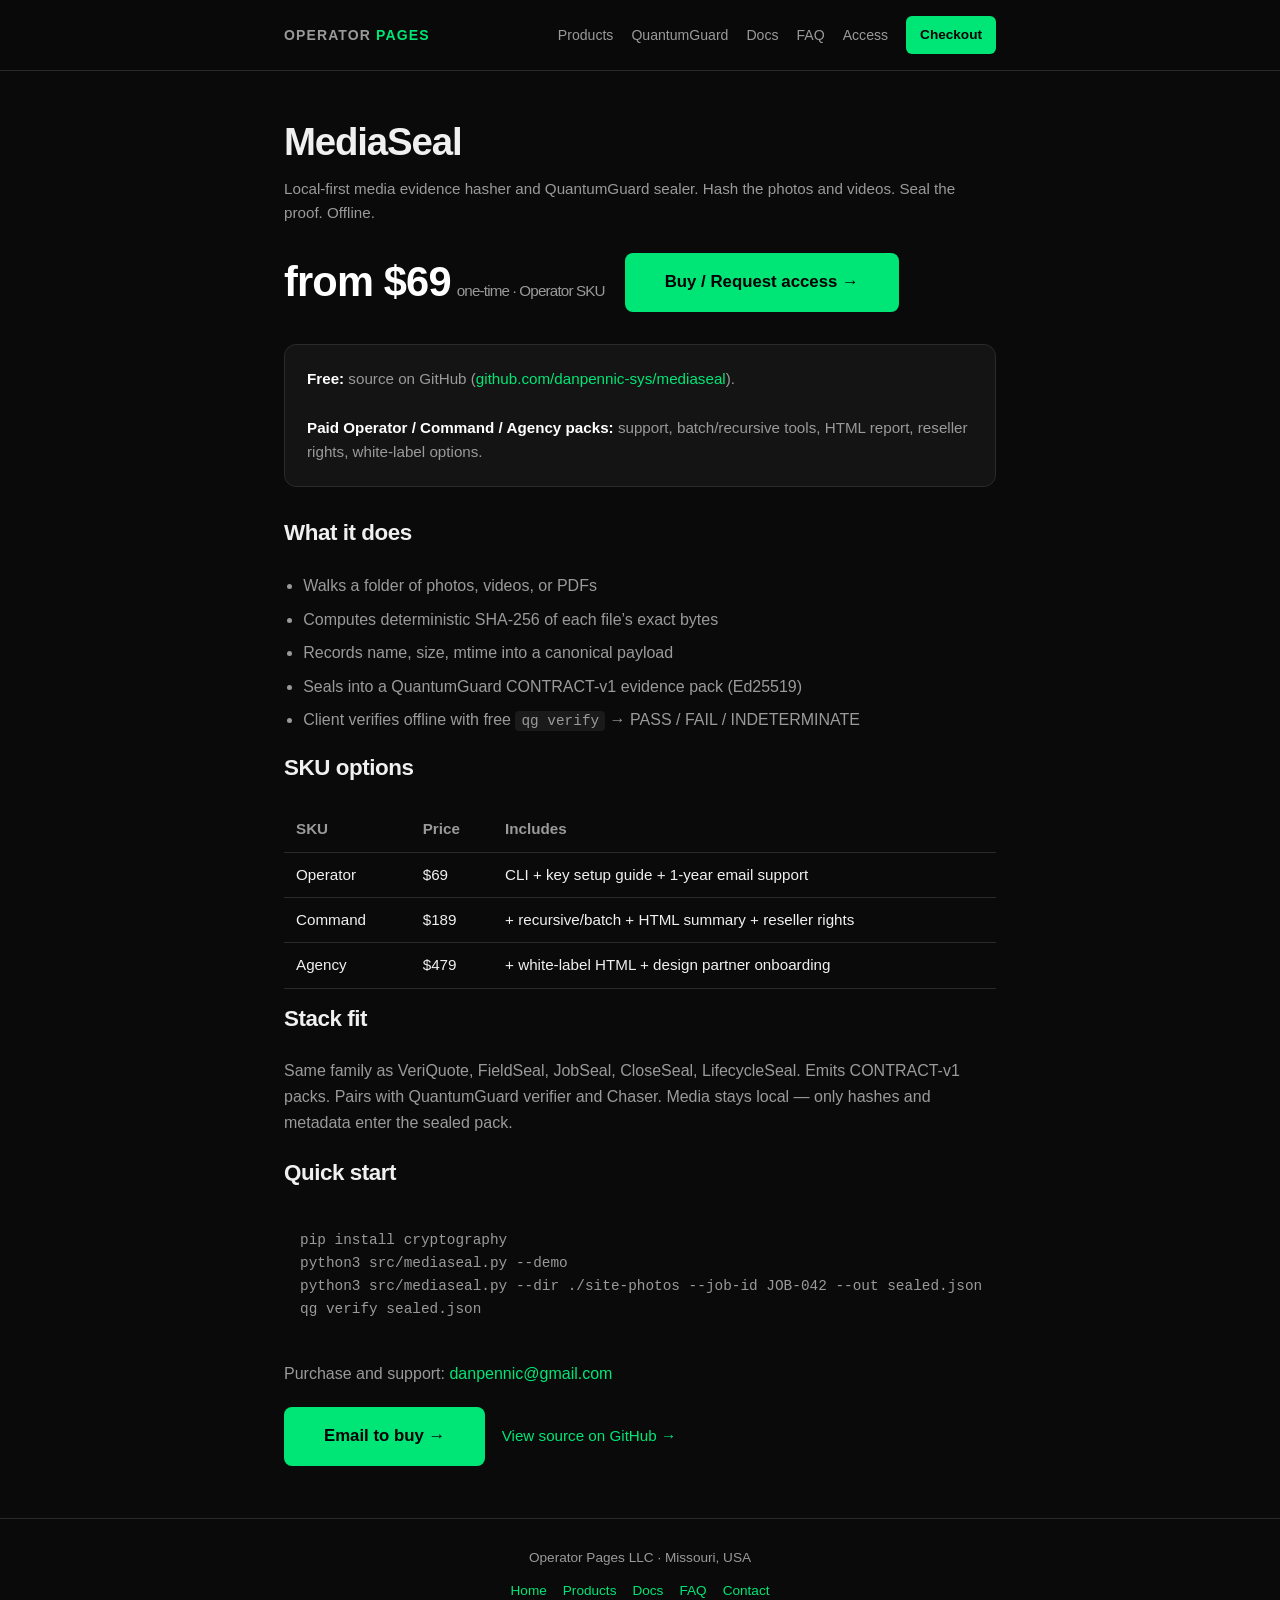
<file: products/mediaseal.html>
<!DOCTYPE html>
<html lang="en">
<head>
  <meta charset="UTF-8" />
  <meta name="viewport" content="width=device-width, initial-scale=1.0" />
  <title>MediaSeal — Operator Pages</title>
  <meta name="description" content="MediaSeal: local-first media evidence hasher and QuantumGuard sealer for field operators. Offline. Deterministic. Pay once." />
  <link rel="stylesheet" href="../css/site.css" />
</head>
<body>
  <header>
    <div class="container nav">
      <a href="../" class="logo">Operator <span>Pages</span></a>
      <nav class="nav-links">
        <a href="./">Products</a>
        <a href="quantumguard.html">QuantumGuard</a>
        <a href="../docs/">Docs</a>
        <a href="../faq.html">FAQ</a>
        <a href="../access.html">Access</a>
        <a class="nav-cta" href="https://buy.stripe.com/dRmaEYb5w2NT2cP2G50ZW03" target="_blank" rel="noopener">Checkout</a>
      </nav>
    </div>
  </header>
  <main>
    <section style="border-top:none;padding-top:48px">
      <div class="container">
        <h1 style="font-size:clamp(1.8rem,4vw,2.4rem);font-weight:800;letter-spacing:-0.03em;margin-bottom:12px;line-height:1.2">MediaSeal</h1>
        <p class="lead" style="margin-bottom:24px">Local-first media evidence hasher and QuantumGuard sealer. Hash the photos and videos. Seal the proof. Offline.</p>

        <div style="display:flex;align-items:center;gap:20px;flex-wrap:wrap;margin-bottom:28px">
          <div class="price">from $69<span style="font-size:0.95rem;font-weight:500;color:var(--muted);margin-left:6px">one-time · Operator SKU</span></div>
          <a href="mailto:danpennic@gmail.com?subject=MediaSeal%20purchase" class="cta">Buy / Request access →</a>
        </div>

        <div class="box" style="margin-bottom:28px">
          <strong style="color:var(--white)">Free:</strong> source on GitHub
          (<a class="ext" href="https://github.com/danpennic-sys/mediaseal" target="_blank" rel="noopener">github.com/danpennic-sys/mediaseal</a>).<br><br>
          <strong style="color:var(--white)">Paid Operator / Command / Agency packs:</strong> support, batch/recursive tools, HTML report, reseller rights, white-label options.
        </div>

        <h2>What it does</h2>
        <ul style="margin:0 0 16px 1.2em;color:var(--muted)">
          <li style="margin-bottom:8px">Walks a folder of photos, videos, or PDFs</li>
          <li style="margin-bottom:8px">Computes deterministic SHA-256 of each file’s exact bytes</li>
          <li style="margin-bottom:8px">Records name, size, mtime into a canonical payload</li>
          <li style="margin-bottom:8px">Seals into a QuantumGuard CONTRACT-v1 evidence pack (Ed25519)</li>
          <li style="margin-bottom:8px">Client verifies offline with free <code>qg verify</code> → PASS / FAIL / INDETERMINATE</li>
        </ul>

        <h2>SKU options</h2>
        <table>
          <tr><th>SKU</th><th>Price</th><th>Includes</th></tr>
          <tr><td>Operator</td><td>$69</td><td>CLI + key setup guide + 1-year email support</td></tr>
          <tr><td>Command</td><td>$189</td><td>+ recursive/batch + HTML summary + reseller rights</td></tr>
          <tr><td>Agency</td><td>$479</td><td>+ white-label HTML + design partner onboarding</td></tr>
        </table>

        <h2>Stack fit</h2>
        <p style="color:var(--muted);margin-bottom:20px">
          Same family as VeriQuote, FieldSeal, JobSeal, CloseSeal, LifecycleSeal.
          Emits CONTRACT-v1 packs. Pairs with QuantumGuard verifier and Chaser.
          Media stays local — only hashes and metadata enter the sealed pack.
        </p>

        <h2>Quick start</h2>
        <pre style="background:var(--card);padding:16px;border-radius:8px;overflow:auto;color:var(--muted);font-size:0.9rem;margin-bottom:24px">pip install cryptography
python3 src/mediaseal.py --demo
python3 src/mediaseal.py --dir ./site-photos --job-id JOB-042 --out sealed.json
qg verify sealed.json</pre>

        <p style="color:var(--muted);margin-bottom:20px">
          Purchase and support: <a class="ext" href="mailto:danpennic@gmail.com">danpennic@gmail.com</a>
        </p>
        <a href="mailto:danpennic@gmail.com?subject=MediaSeal%20purchase" class="cta">Email to buy →</a>
        <a href="https://github.com/danpennic-sys/mediaseal" class="cta-secondary" target="_blank" rel="noopener" style="margin-left:12px">View source on GitHub →</a>
      </div>
    </section>
  </main>
  <footer>
    <div class="container">
      <p>Operator Pages LLC · Missouri, USA</p>
      <div class="links">
        <a href="../">Home</a>
        <a href="./">Products</a>
        <a href="../docs/">Docs</a>
        <a href="../faq.html">FAQ</a>
        <a href="mailto:danpennic@gmail.com">Contact</a>
      </div>
    </div>
  </footer>
</body>
</html>
</file>
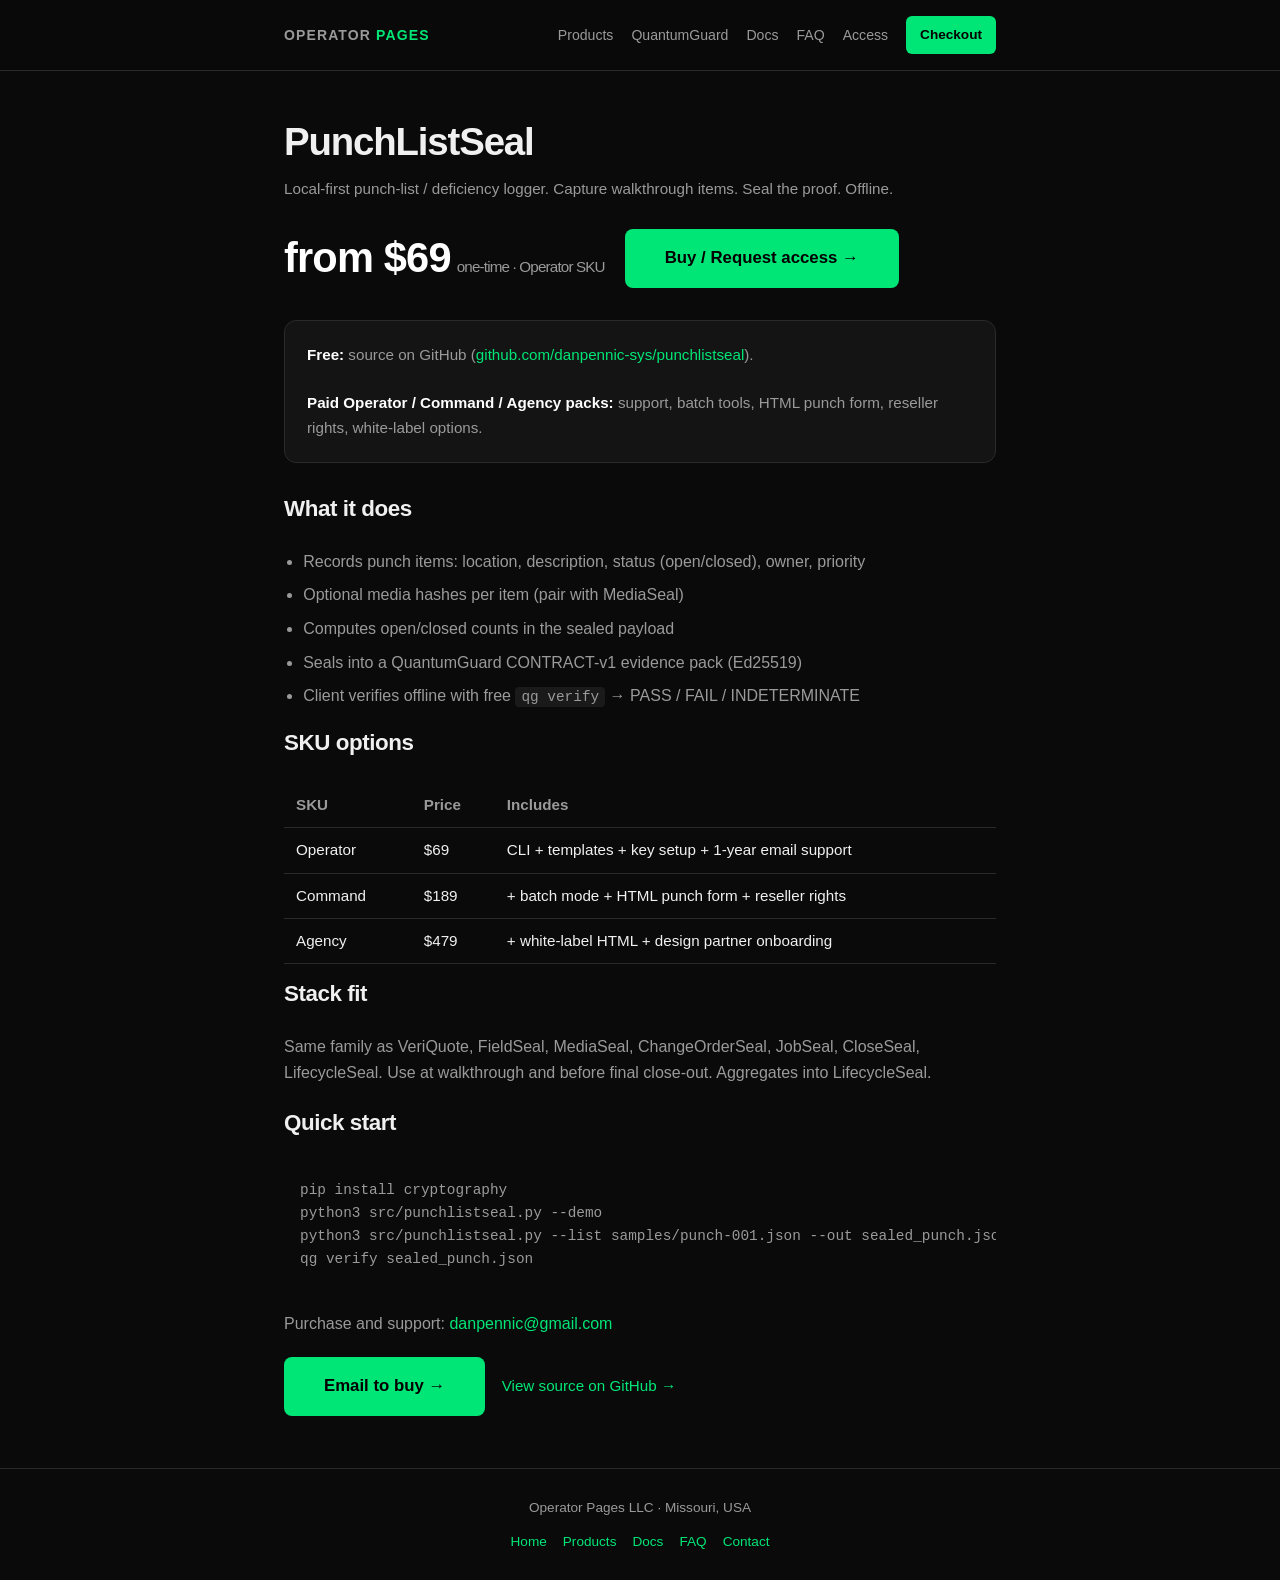
<file: products/punchlistseal.html>
<!DOCTYPE html>
<html lang="en">
<head>
  <meta charset="UTF-8" />
  <meta name="viewport" content="width=device-width, initial-scale=1.0" />
  <title>PunchListSeal — Operator Pages</title>
  <meta name="description" content="PunchListSeal: local-first punch-list / deficiency logger and QuantumGuard sealer for field operators. Offline. Deterministic. Pay once." />
  <link rel="stylesheet" href="../css/site.css" />
</head>
<body>
  <header>
    <div class="container nav">
      <a href="../" class="logo">Operator <span>Pages</span></a>
      <nav class="nav-links">
        <a href="./">Products</a>
        <a href="quantumguard.html">QuantumGuard</a>
        <a href="../docs/">Docs</a>
        <a href="../faq.html">FAQ</a>
        <a href="../access.html">Access</a>
        <a class="nav-cta" href="https://buy.stripe.com/dRmaEYb5w2NT2cP2G50ZW03" target="_blank" rel="noopener">Checkout</a>
      </nav>
    </div>
  </header>
  <main>
    <section style="border-top:none;padding-top:48px">
      <div class="container">
        <h1 style="font-size:clamp(1.8rem,4vw,2.4rem);font-weight:800;letter-spacing:-0.03em;margin-bottom:12px;line-height:1.2">PunchListSeal</h1>
        <p class="lead" style="margin-bottom:24px">Local-first punch-list / deficiency logger. Capture walkthrough items. Seal the proof. Offline.</p>

        <div style="display:flex;align-items:center;gap:20px;flex-wrap:wrap;margin-bottom:28px">
          <div class="price">from $69<span style="font-size:0.95rem;font-weight:500;color:var(--muted);margin-left:6px">one-time · Operator SKU</span></div>
          <a href="mailto:danpennic@gmail.com?subject=PunchListSeal%20purchase" class="cta">Buy / Request access →</a>
        </div>

        <div class="box" style="margin-bottom:28px">
          <strong style="color:var(--white)">Free:</strong> source on GitHub
          (<a class="ext" href="https://github.com/danpennic-sys/punchlistseal" target="_blank" rel="noopener">github.com/danpennic-sys/punchlistseal</a>).<br><br>
          <strong style="color:var(--white)">Paid Operator / Command / Agency packs:</strong> support, batch tools, HTML punch form, reseller rights, white-label options.
        </div>

        <h2>What it does</h2>
        <ul style="margin:0 0 16px 1.2em;color:var(--muted)">
          <li style="margin-bottom:8px">Records punch items: location, description, status (open/closed), owner, priority</li>
          <li style="margin-bottom:8px">Optional media hashes per item (pair with MediaSeal)</li>
          <li style="margin-bottom:8px">Computes open/closed counts in the sealed payload</li>
          <li style="margin-bottom:8px">Seals into a QuantumGuard CONTRACT-v1 evidence pack (Ed25519)</li>
          <li style="margin-bottom:8px">Client verifies offline with free <code>qg verify</code> → PASS / FAIL / INDETERMINATE</li>
        </ul>

        <h2>SKU options</h2>
        <table>
          <tr><th>SKU</th><th>Price</th><th>Includes</th></tr>
          <tr><td>Operator</td><td>$69</td><td>CLI + templates + key setup + 1-year email support</td></tr>
          <tr><td>Command</td><td>$189</td><td>+ batch mode + HTML punch form + reseller rights</td></tr>
          <tr><td>Agency</td><td>$479</td><td>+ white-label HTML + design partner onboarding</td></tr>
        </table>

        <h2>Stack fit</h2>
        <p style="color:var(--muted);margin-bottom:20px">
          Same family as VeriQuote, FieldSeal, MediaSeal, ChangeOrderSeal, JobSeal, CloseSeal, LifecycleSeal.
          Use at walkthrough and before final close-out. Aggregates into LifecycleSeal.
        </p>

        <h2>Quick start</h2>
        <pre style="background:var(--card);padding:16px;border-radius:8px;overflow:auto;color:var(--muted);font-size:0.9rem;margin-bottom:24px">pip install cryptography
python3 src/punchlistseal.py --demo
python3 src/punchlistseal.py --list samples/punch-001.json --out sealed_punch.json
qg verify sealed_punch.json</pre>

        <p style="color:var(--muted);margin-bottom:20px">
          Purchase and support: <a class="ext" href="mailto:danpennic@gmail.com">danpennic@gmail.com</a>
        </p>
        <a href="mailto:danpennic@gmail.com?subject=PunchListSeal%20purchase" class="cta">Email to buy →</a>
        <a href="https://github.com/danpennic-sys/punchlistseal" class="cta-secondary" target="_blank" rel="noopener" style="margin-left:12px">View source on GitHub →</a>
      </div>
    </section>
  </main>
  <footer>
    <div class="container">
      <p>Operator Pages LLC · Missouri, USA</p>
      <div class="links">
        <a href="../">Home</a>
        <a href="./">Products</a>
        <a href="../docs/">Docs</a>
        <a href="../faq.html">FAQ</a>
        <a href="mailto:danpennic@gmail.com">Contact</a>
      </div>
    </div>
  </footer>
</body>
</html>
</file>
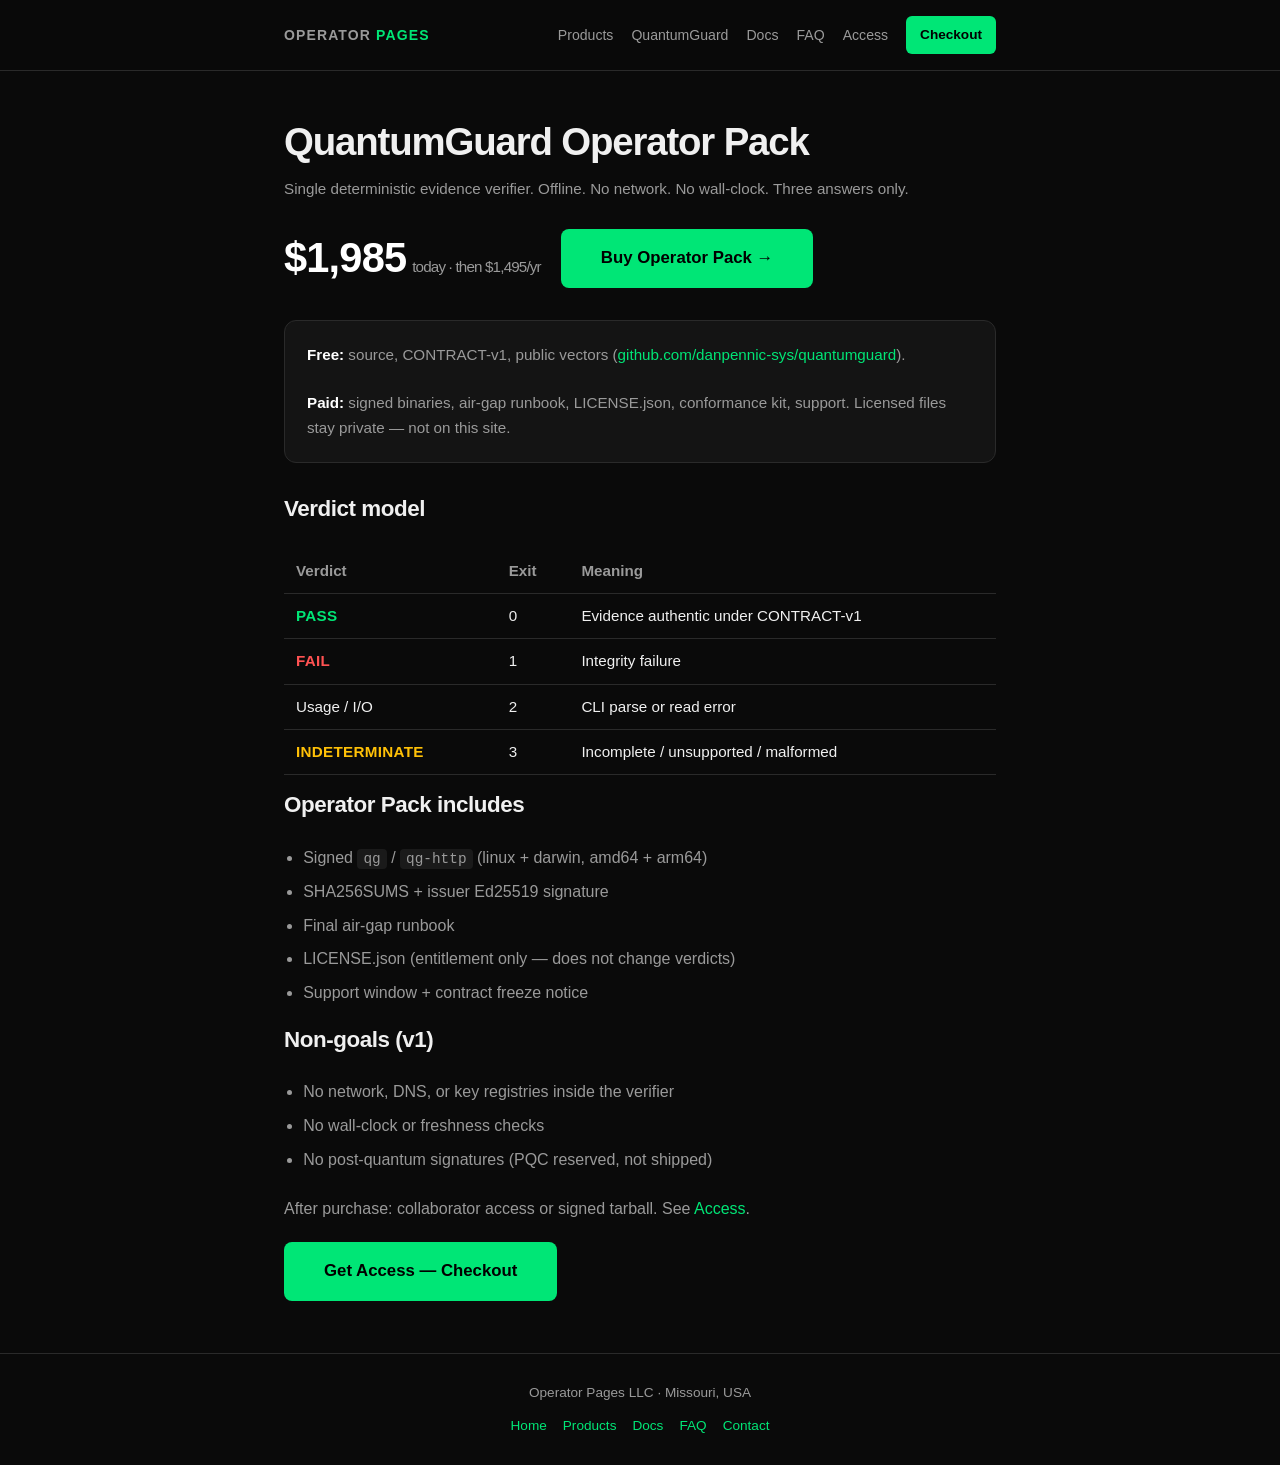
<file: products/quantumguard.html>
<!DOCTYPE html>
<html lang="en">
<head>
  <meta charset="UTF-8" />
  <meta name="viewport" content="width=device-width, initial-scale=1.0" />
  <title>QuantumGuard Operator Pack — Operator Pages</title>
  <meta name="description" content="QuantumGuard: offline deterministic evidence verification. Operator Pack — signed binaries, air-gap runbook, support." />
  <link rel="stylesheet" href="../css/site.css" />
</head>
<body>
  <header>
    <div class="container nav">
      <a href="../" class="logo">Operator <span>Pages</span></a>
      <nav class="nav-links">
        <a href="./">Products</a>
        <a href="quantumguard.html">QuantumGuard</a>
        <a href="../docs/">Docs</a>
        <a href="../faq.html">FAQ</a>
        <a href="../access.html">Access</a>
        <a class="nav-cta" href="https://buy.stripe.com/dRmaEYb5w2NT2cP2G50ZW03" target="_blank" rel="noopener">Checkout</a>
      </nav>
    </div>
  </header>
  <main>
    <section style="border-top:none;padding-top:48px">
      <div class="container">
        <h1 style="font-size:clamp(1.8rem,4vw,2.4rem);font-weight:800;letter-spacing:-0.03em;margin-bottom:12px;line-height:1.2">QuantumGuard Operator Pack</h1>
        <p class="lead" style="margin-bottom:24px">Single deterministic evidence verifier. Offline. No network. No wall-clock. Three answers only.</p>

        <div style="display:flex;align-items:center;gap:20px;flex-wrap:wrap;margin-bottom:28px">
          <div class="price">$1,985<span style="font-size:0.95rem;font-weight:500;color:var(--muted);margin-left:6px">today · then $1,495/yr</span></div>
          <a href="https://buy.stripe.com/dRmaEYb5w2NT2cP2G50ZW03" class="cta" target="_blank" rel="noopener">Buy Operator Pack →</a>
        </div>

        <div class="box" style="margin-bottom:28px">
          <strong style="color:var(--white)">Free:</strong> source, CONTRACT-v1, public vectors
          (<a class="ext" href="https://github.com/danpennic-sys/quantumguard" target="_blank" rel="noopener">github.com/danpennic-sys/quantumguard</a>).<br><br>
          <strong style="color:var(--white)">Paid:</strong> signed binaries, air-gap runbook, LICENSE.json, conformance kit, support.
          Licensed files stay private — not on this site.
        </div>

        <h2>Verdict model</h2>
        <table>
          <tr><th>Verdict</th><th>Exit</th><th>Meaning</th></tr>
          <tr><td><span class="verdict v-pass">PASS</span></td><td>0</td><td>Evidence authentic under CONTRACT-v1</td></tr>
          <tr><td><span class="verdict v-fail">FAIL</span></td><td>1</td><td>Integrity failure</td></tr>
          <tr><td>Usage / I/O</td><td>2</td><td>CLI parse or read error</td></tr>
          <tr><td><span class="verdict v-ind">INDETERMINATE</span></td><td>3</td><td>Incomplete / unsupported / malformed</td></tr>
        </table>

        <h2>Operator Pack includes</h2>
        <ul style="margin:0 0 16px 1.2em;color:var(--muted)">
          <li style="margin-bottom:8px">Signed <code>qg</code> / <code>qg-http</code> (linux + darwin, amd64 + arm64)</li>
          <li style="margin-bottom:8px">SHA256SUMS + issuer Ed25519 signature</li>
          <li style="margin-bottom:8px">Final air-gap runbook</li>
          <li style="margin-bottom:8px">LICENSE.json (entitlement only — does not change verdicts)</li>
          <li style="margin-bottom:8px">Support window + contract freeze notice</li>
        </ul>

        <h2>Non-goals (v1)</h2>
        <ul style="margin:0 0 24px 1.2em;color:var(--muted)">
          <li style="margin-bottom:8px">No network, DNS, or key registries inside the verifier</li>
          <li style="margin-bottom:8px">No wall-clock or freshness checks</li>
          <li style="margin-bottom:8px">No post-quantum signatures (PQC reserved, not shipped)</li>
        </ul>

        <p style="color:var(--muted);margin-bottom:20px">
          After purchase: collaborator access or signed tarball. See <a class="ext" href="../access.html">Access</a>.
        </p>
        <a href="https://buy.stripe.com/dRmaEYb5w2NT2cP2G50ZW03" class="cta" target="_blank" rel="noopener">Get Access — Checkout</a>
      </div>
    </section>
  </main>
  <footer>
    <div class="container">
      <p>Operator Pages LLC · Missouri, USA</p>
      <div class="links">
        <a href="../">Home</a>
        <a href="./">Products</a>
        <a href="../docs/">Docs</a>
        <a href="../faq.html">FAQ</a>
        <a href="mailto:danpennic@gmail.com">Contact</a>
      </div>
    </div>
  </footer>
</body>
</html>
</file>
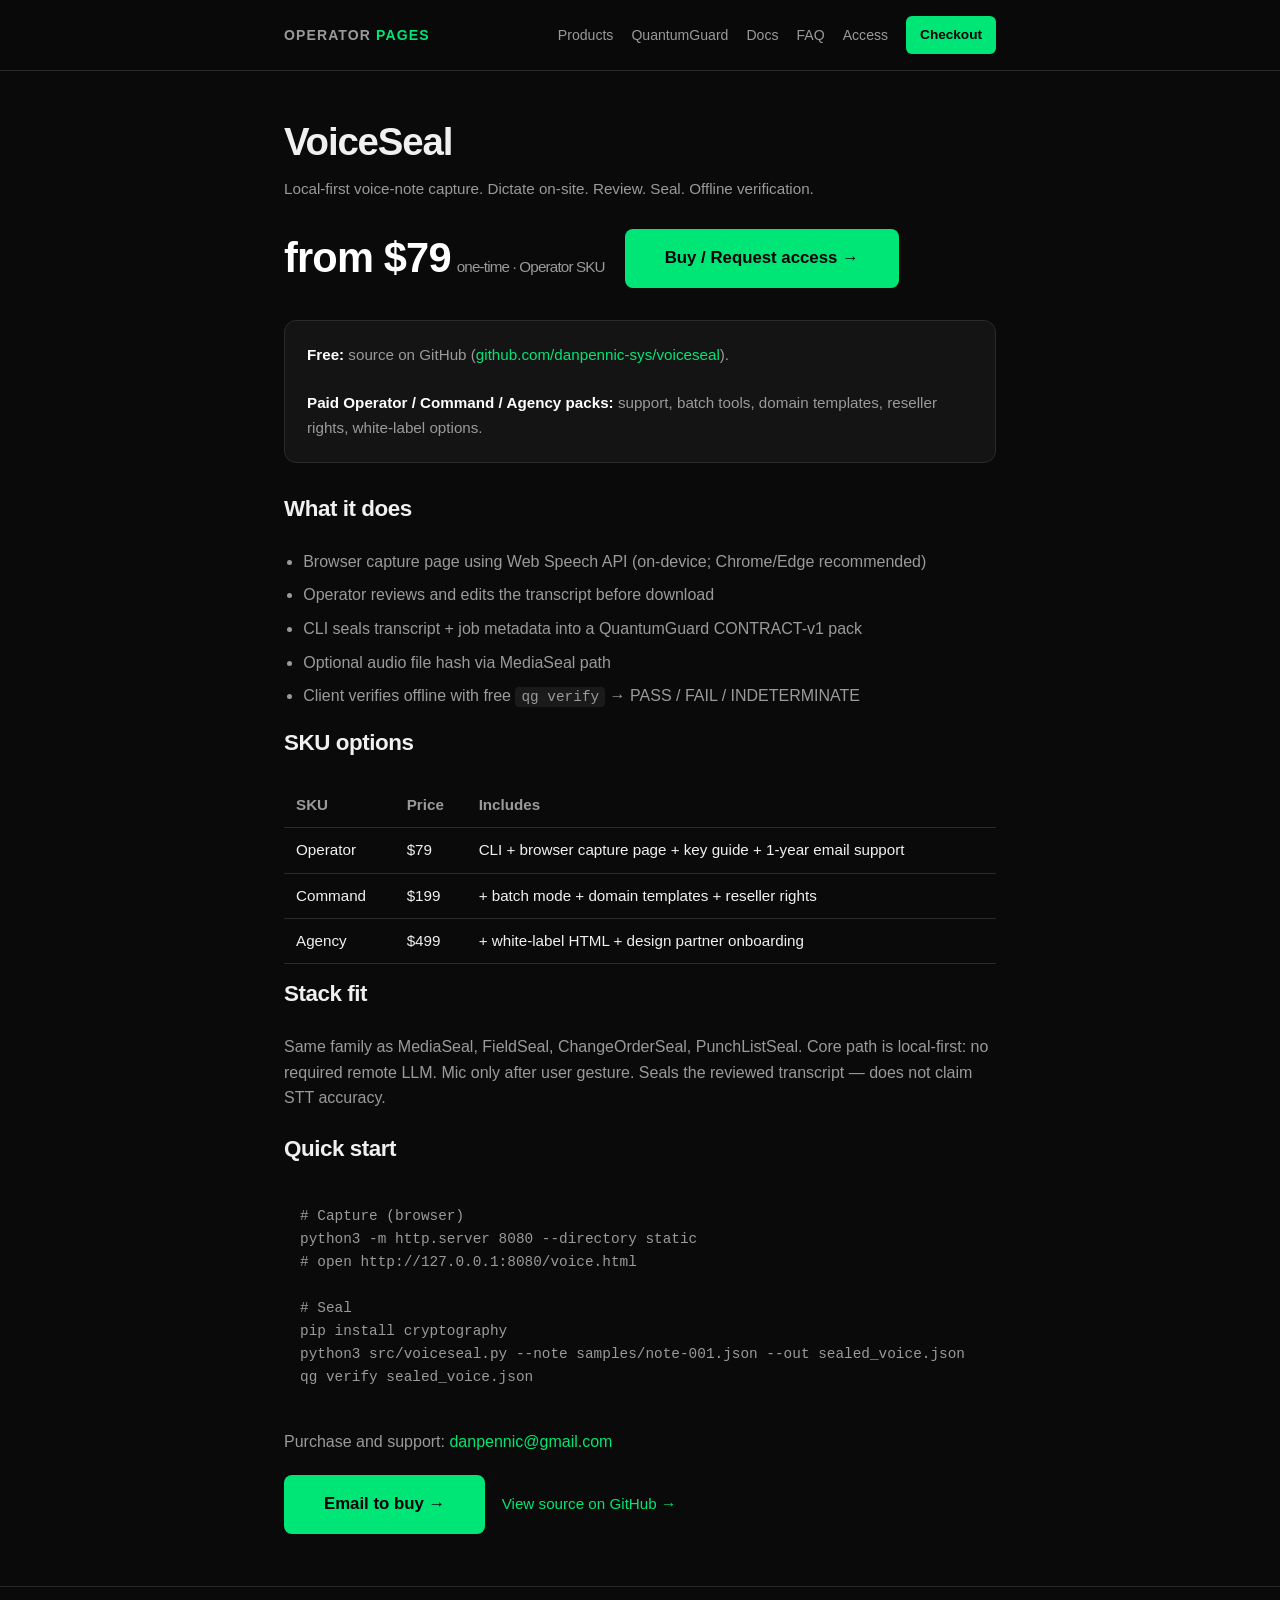
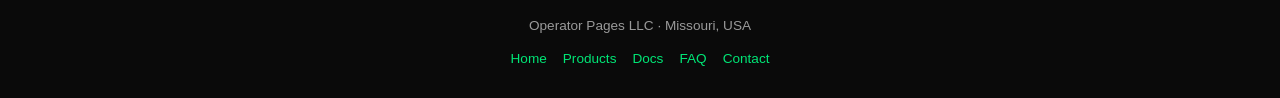
<file: products/voiceseal.html>
<!DOCTYPE html>
<html lang="en">
<head>
  <meta charset="UTF-8" />
  <meta name="viewport" content="width=device-width, initial-scale=1.0" />
  <title>VoiceSeal — Operator Pages</title>
  <meta name="description" content="VoiceSeal: local-first voice-note capture and QuantumGuard sealer for field operators. Browser Web Speech + offline CLI. Pay once." />
  <link rel="stylesheet" href="../css/site.css" />
</head>
<body>
  <header>
    <div class="container nav">
      <a href="../" class="logo">Operator <span>Pages</span></a>
      <nav class="nav-links">
        <a href="./">Products</a>
        <a href="quantumguard.html">QuantumGuard</a>
        <a href="../docs/">Docs</a>
        <a href="../faq.html">FAQ</a>
        <a href="../access.html">Access</a>
        <a class="nav-cta" href="https://buy.stripe.com/dRmaEYb5w2NT2cP2G50ZW03" target="_blank" rel="noopener">Checkout</a>
      </nav>
    </div>
  </header>
  <main>
    <section style="border-top:none;padding-top:48px">
      <div class="container">
        <h1 style="font-size:clamp(1.8rem,4vw,2.4rem);font-weight:800;letter-spacing:-0.03em;margin-bottom:12px;line-height:1.2">VoiceSeal</h1>
        <p class="lead" style="margin-bottom:24px">Local-first voice-note capture. Dictate on-site. Review. Seal. Offline verification.</p>

        <div style="display:flex;align-items:center;gap:20px;flex-wrap:wrap;margin-bottom:28px">
          <div class="price">from $79<span style="font-size:0.95rem;font-weight:500;color:var(--muted);margin-left:6px">one-time · Operator SKU</span></div>
          <a href="mailto:danpennic@gmail.com?subject=VoiceSeal%20purchase" class="cta">Buy / Request access →</a>
        </div>

        <div class="box" style="margin-bottom:28px">
          <strong style="color:var(--white)">Free:</strong> source on GitHub
          (<a class="ext" href="https://github.com/danpennic-sys/voiceseal" target="_blank" rel="noopener">github.com/danpennic-sys/voiceseal</a>).<br><br>
          <strong style="color:var(--white)">Paid Operator / Command / Agency packs:</strong> support, batch tools, domain templates, reseller rights, white-label options.
        </div>

        <h2>What it does</h2>
        <ul style="margin:0 0 16px 1.2em;color:var(--muted)">
          <li style="margin-bottom:8px">Browser capture page using Web Speech API (on-device; Chrome/Edge recommended)</li>
          <li style="margin-bottom:8px">Operator reviews and edits the transcript before download</li>
          <li style="margin-bottom:8px">CLI seals transcript + job metadata into a QuantumGuard CONTRACT-v1 pack</li>
          <li style="margin-bottom:8px">Optional audio file hash via MediaSeal path</li>
          <li style="margin-bottom:8px">Client verifies offline with free <code>qg verify</code> → PASS / FAIL / INDETERMINATE</li>
        </ul>

        <h2>SKU options</h2>
        <table>
          <tr><th>SKU</th><th>Price</th><th>Includes</th></tr>
          <tr><td>Operator</td><td>$79</td><td>CLI + browser capture page + key guide + 1-year email support</td></tr>
          <tr><td>Command</td><td>$199</td><td>+ batch mode + domain templates + reseller rights</td></tr>
          <tr><td>Agency</td><td>$499</td><td>+ white-label HTML + design partner onboarding</td></tr>
        </table>

        <h2>Stack fit</h2>
        <p style="color:var(--muted);margin-bottom:20px">
          Same family as MediaSeal, FieldSeal, ChangeOrderSeal, PunchListSeal.
          Core path is local-first: no required remote LLM. Mic only after user gesture.
          Seals the reviewed transcript — does not claim STT accuracy.
        </p>

        <h2>Quick start</h2>
        <pre style="background:var(--card);padding:16px;border-radius:8px;overflow:auto;color:var(--muted);font-size:0.9rem;margin-bottom:24px"># Capture (browser)
python3 -m http.server 8080 --directory static
# open http://127.0.0.1:8080/voice.html

# Seal
pip install cryptography
python3 src/voiceseal.py --note samples/note-001.json --out sealed_voice.json
qg verify sealed_voice.json</pre>

        <p style="color:var(--muted);margin-bottom:20px">
          Purchase and support: <a class="ext" href="mailto:danpennic@gmail.com">danpennic@gmail.com</a>
        </p>
        <a href="mailto:danpennic@gmail.com?subject=VoiceSeal%20purchase" class="cta">Email to buy →</a>
        <a href="https://github.com/danpennic-sys/voiceseal" class="cta-secondary" target="_blank" rel="noopener" style="margin-left:12px">View source on GitHub →</a>
      </div>
    </section>
  </main>
  <footer>
    <div class="container">
      <p>Operator Pages LLC · Missouri, USA</p>
      <div class="links">
        <a href="../">Home</a>
        <a href="./">Products</a>
        <a href="../docs/">Docs</a>
        <a href="../faq.html">FAQ</a>
        <a href="mailto:danpennic@gmail.com">Contact</a>
      </div>
    </div>
  </footer>
</body>
</html>
</file>
<file: css/site.css>
:root {
  --bg: #0a0a0a;
  --surface: #141414;
  --surface2: #1a1a1a;
  --border: #2a2a2a;
  --text: #f0f0f0;
  --muted: #9a9a9a;
  --accent: #00e676;
  --accent-dim: #00c853;
  --white: #ffffff;
  --danger: #ff5252;
}
* { margin: 0; padding: 0; box-sizing: border-box; }
html { scroll-behavior: smooth; }
body {
  font-family: -apple-system, BlinkMacSystemFont, "Segoe UI", Roboto, "Helvetica Neue", Arial, sans-serif;
  background: var(--bg); color: var(--text); line-height: 1.6; min-height: 100vh;
}
a { color: inherit; text-decoration: none; }
code { font-family: ui-monospace, SFMono-Regular, Menlo, Monaco, Consolas, monospace; font-size: 0.9em; background: var(--surface2); padding: 2px 6px; border-radius: 4px; }
.container { max-width: 760px; margin: 0 auto; padding: 0 24px; }
header {
  position: sticky; top: 0; z-index: 50;
  background: rgba(10,10,10,0.92); backdrop-filter: blur(10px);
  border-bottom: 1px solid var(--border); padding: 16px 0;
}
.nav { display: flex; align-items: center; justify-content: space-between; gap: 16px; flex-wrap: wrap; }
.logo { font-size: 14px; font-weight: 700; letter-spacing: 0.08em; text-transform: uppercase; color: var(--muted); }
.logo span { color: var(--accent); }
.nav-links { display: flex; gap: 18px; align-items: center; font-size: 0.88rem; color: var(--muted); flex-wrap: wrap; }
.nav-links a:hover { color: var(--accent); }
.nav-cta {
  background: var(--accent); color: #000 !important; font-weight: 700;
  padding: 8px 14px; border-radius: 6px; font-size: 0.85rem;
}
.nav-cta:hover { background: var(--accent-dim); }
.hero { padding: 72px 0 48px; text-align: center; }
.hero h1 {
  font-size: clamp(2.2rem, 6vw, 3.2rem); font-weight: 800;
  line-height: 1.12; letter-spacing: -0.03em; margin-bottom: 18px;
}
.hero .tagline { font-size: 1.2rem; color: var(--muted); margin-bottom: 32px; font-weight: 500; }
.pill-row { display: flex; gap: 10px; justify-content: center; flex-wrap: wrap; margin-bottom: 28px; }
.pill {
  font-size: 0.75rem; font-weight: 700; letter-spacing: 0.04em; text-transform: uppercase;
  border: 1px solid var(--border); color: var(--muted); padding: 6px 12px; border-radius: 999px;
}
.pill.on { border-color: var(--accent); color: var(--accent); }
.price-block {
  display: inline-block; background: var(--surface); border: 1px solid var(--border);
  border-radius: 12px; padding: 18px 28px; margin-bottom: 28px;
}
.price { font-size: 2.6rem; font-weight: 800; letter-spacing: -0.02em; color: var(--white); }
.price span { font-size: 0.95rem; font-weight: 500; color: var(--muted); margin-left: 6px; }
.cta {
  display: inline-block; background: var(--accent); color: #000; font-weight: 700;
  font-size: 1.05rem; padding: 16px 40px; border-radius: 8px; transition: 0.15s ease;
}
.cta:hover { background: var(--accent-dim); transform: translateY(-1px); }
.cta-sub { margin-top: 12px; font-size: 0.85rem; color: var(--muted); }
.cta-secondary { display: inline-block; margin-top: 14px; font-size: 0.95rem; color: var(--accent); }
.cta-secondary:hover { text-decoration: underline; }
section { padding: 52px 0; border-top: 1px solid var(--border); }
h2 { font-size: 1.4rem; font-weight: 700; margin-bottom: 22px; letter-spacing: -0.02em; }
h3 { font-size: 1.05rem; font-weight: 700; color: var(--white); margin-bottom: 8px; }
.features { display: grid; gap: 14px; }
.feature, .card, .box {
  background: var(--surface); border: 1px solid var(--border); border-radius: 12px; padding: 22px;
}
.feature p, .card p, .box, .lead { color: var(--muted); font-size: 0.95rem; }
.grid-2 { display: grid; gap: 14px; }
@media (min-width: 640px) { .grid-2 { grid-template-columns: 1fr 1fr; } }
.badge {
  display: inline-block; font-size: 0.7rem; font-weight: 700; letter-spacing: 0.04em;
  text-transform: uppercase; color: #000; background: var(--accent); padding: 3px 9px; border-radius: 4px; margin-bottom: 10px;
}
.badge.muted { background: var(--border); color: var(--muted); }
.steps { counter-reset: step; list-style: none; margin: 0; }
.steps li {
  position: relative; padding: 16px 16px 16px 56px; margin-bottom: 10px;
  background: var(--surface); border: 1px solid var(--border); border-radius: 10px; color: var(--muted);
}
.steps li::before {
  counter-increment: step; content: counter(step);
  position: absolute; left: 16px; top: 16px;
  width: 28px; height: 28px; border-radius: 50%;
  background: var(--accent); color: #000; font-weight: 800; font-size: 0.85rem;
  display: flex; align-items: center; justify-content: center;
}
table { width: 100%; border-collapse: collapse; font-size: 0.95rem; margin: 12px 0; }
th, td { text-align: left; padding: 10px 12px; border-bottom: 1px solid var(--border); }
th { color: var(--muted); font-weight: 600; }
.proof { text-align: center; }
.proof p { font-size: 1.1rem; color: var(--muted); max-width: 540px; margin: 0 auto 28px; }
.faq details {
  background: var(--surface); border: 1px solid var(--border); border-radius: 10px;
  padding: 14px 18px; margin-bottom: 10px;
}
.faq summary { cursor: pointer; font-weight: 600; color: var(--white); list-style: none; }
.faq summary::-webkit-details-marker { display: none; }
.faq details[open] summary { margin-bottom: 10px; }
.faq details p { color: var(--muted); font-size: 0.95rem; }
footer { border-top: 1px solid var(--border); padding: 28px 0; text-align: center; font-size: 0.85rem; color: var(--muted); }
footer .links { margin-top: 12px; display: flex; gap: 16px; justify-content: center; flex-wrap: wrap; }
footer a { color: var(--accent); }
.ext { color: var(--accent); }
.ext:hover { text-decoration: underline; }
.verdict { font-weight: 700; letter-spacing: 0.02em; }
.v-pass { color: var(--accent); }
.v-fail { color: var(--danger); }
.v-ind { color: #ffc107; }
@media (max-width: 600px) {
  .hero { padding: 52px 0 36px; }
  .price { font-size: 2.1rem; }
  .cta { width: 100%; text-align: center; }
  .nav-cta { display: none; }
}
</file>
